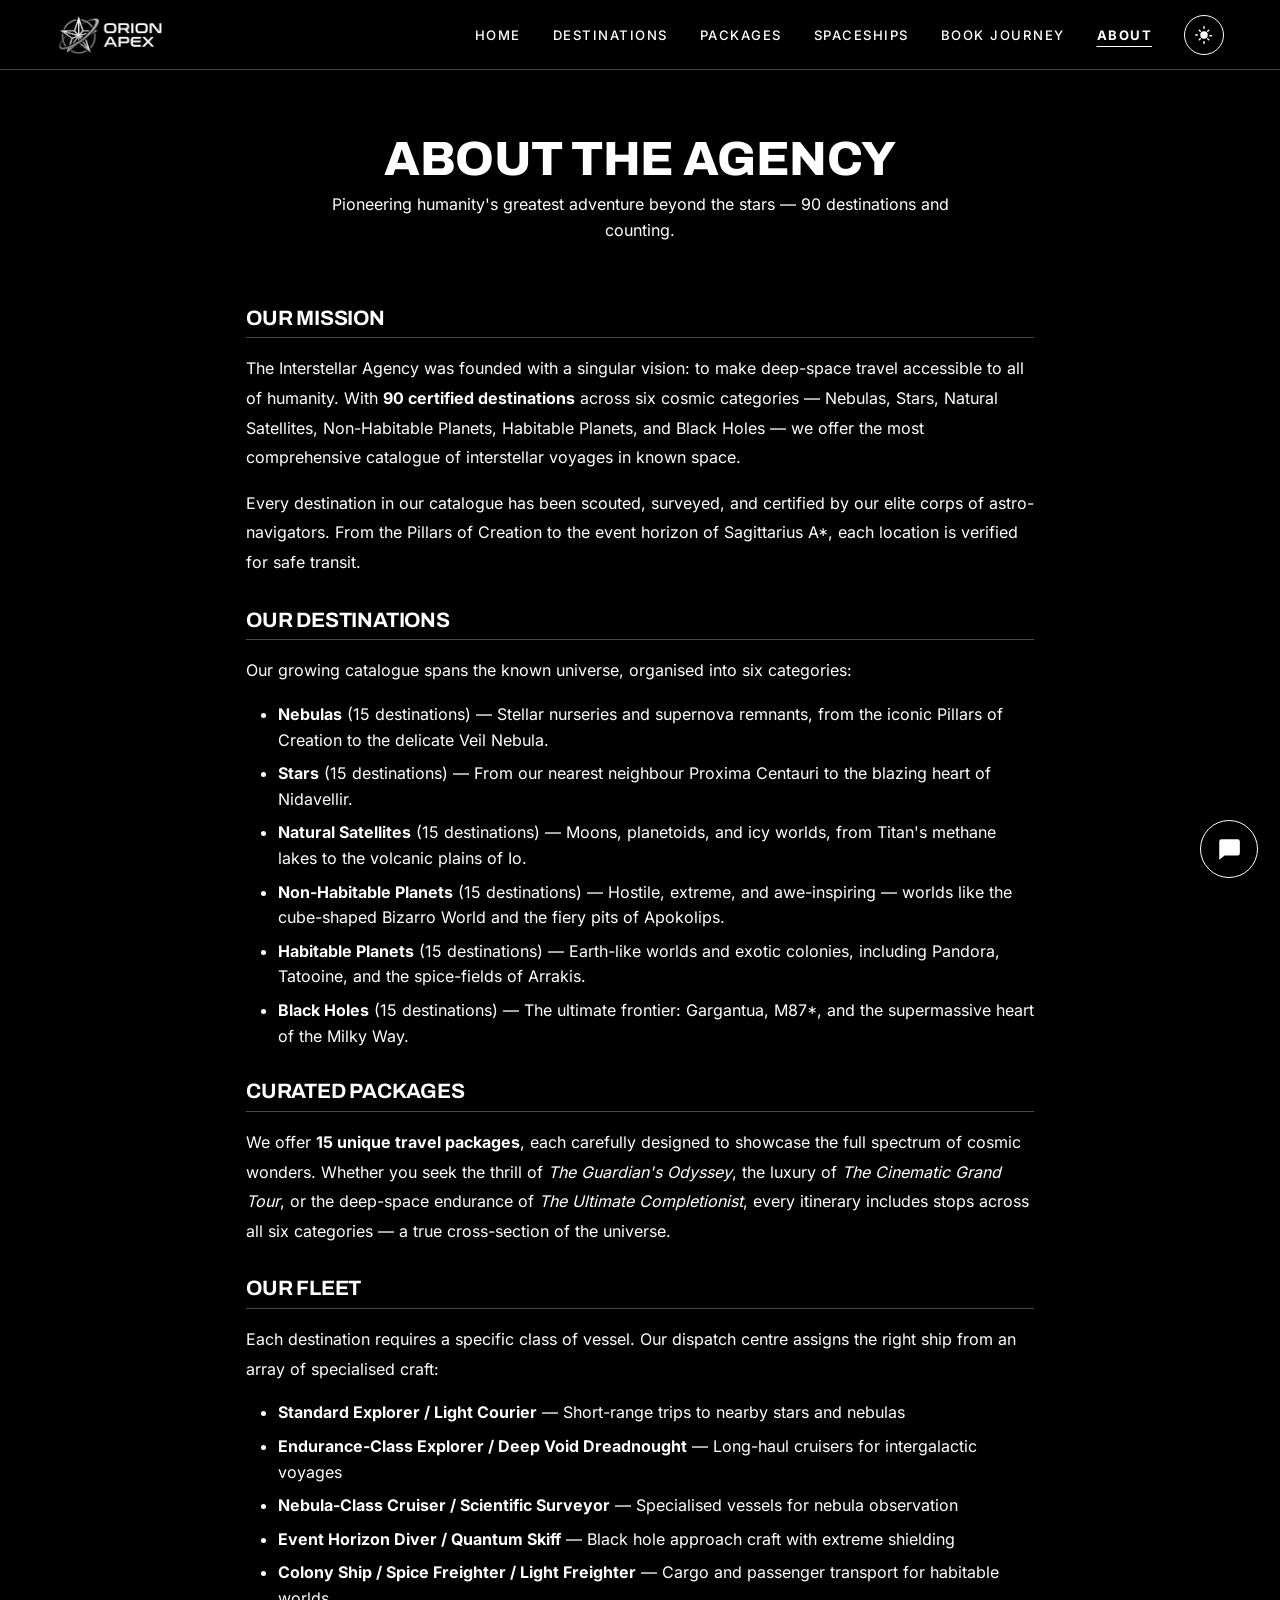
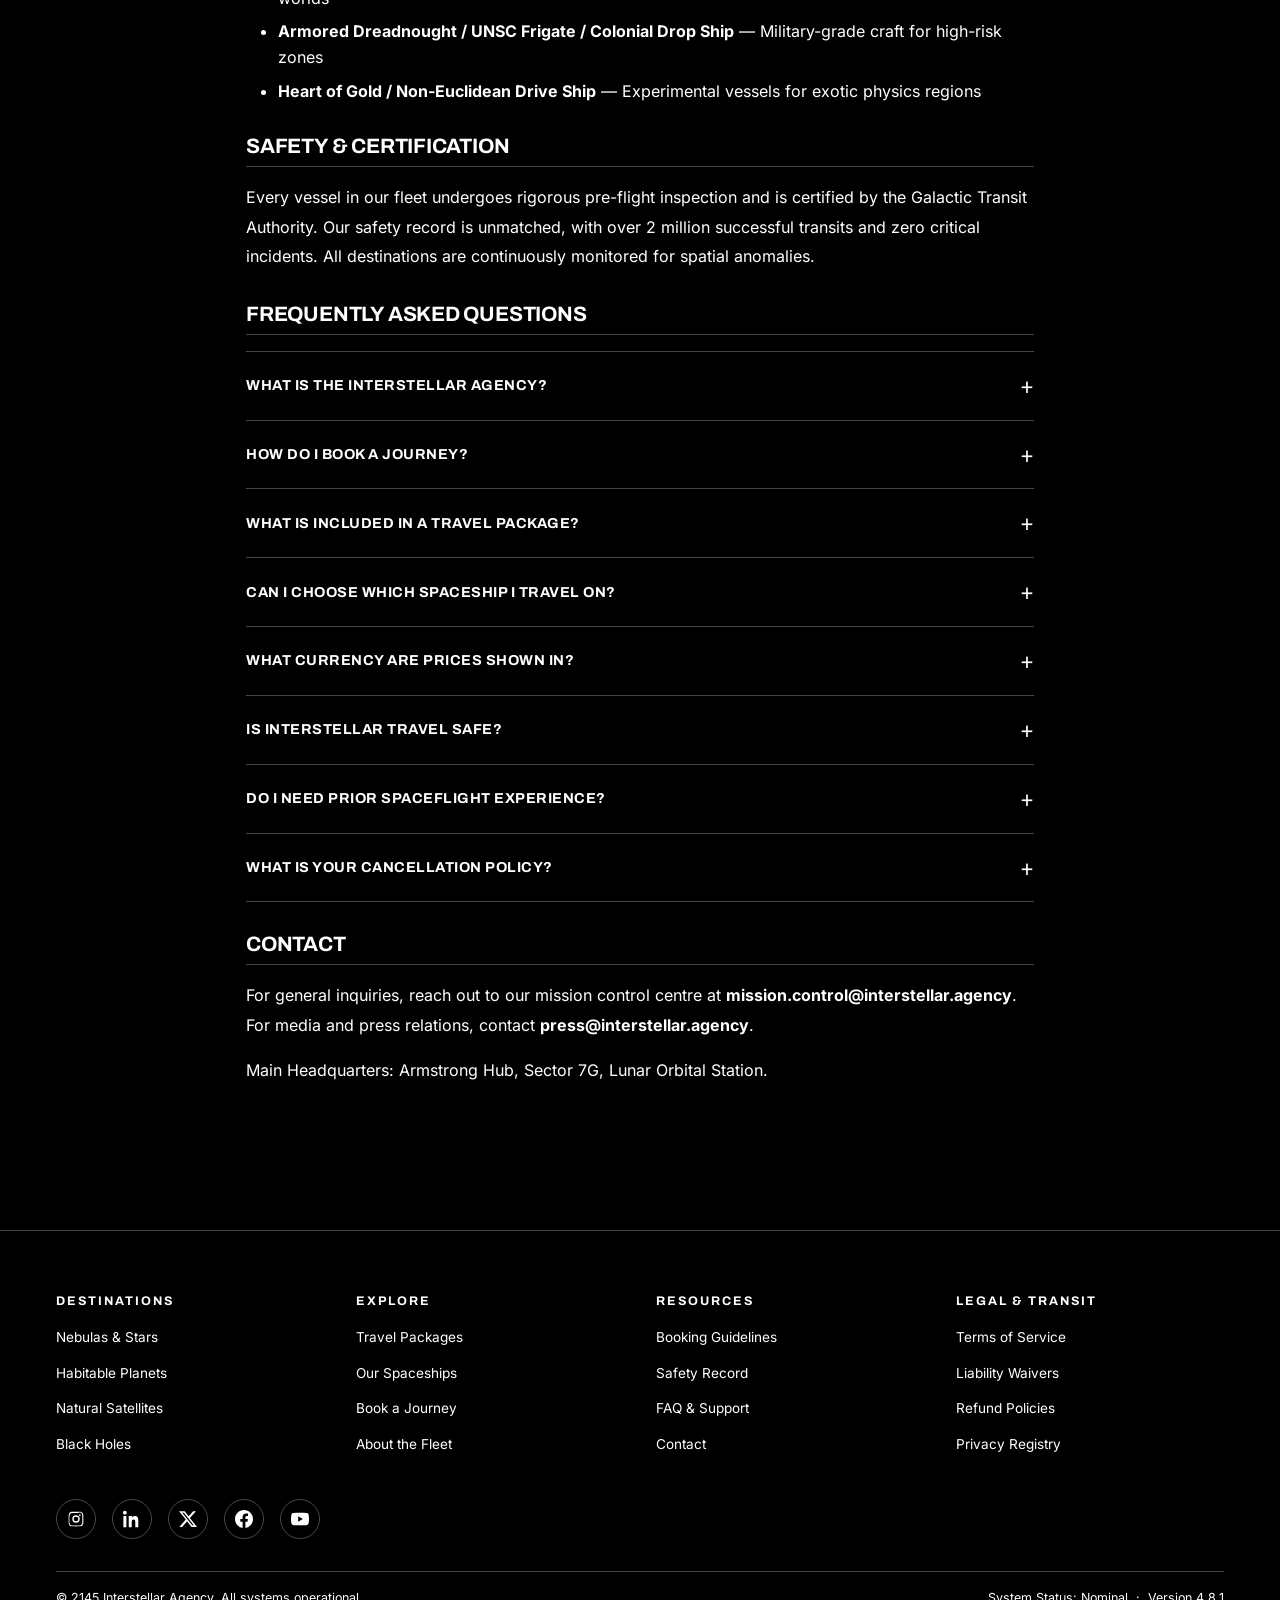
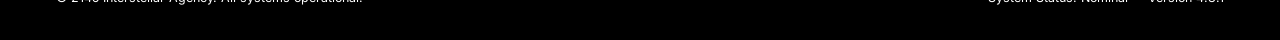
<file: about.html>
<!DOCTYPE html>
<html lang="en">
<head>
    <meta charset="UTF-8">
    <meta name="viewport" content="width=device-width, initial-scale=1.0">
    <title>About | Interstellar Agency</title>
    <meta name="description" content="Interstellar Agency — premium interstellar travel with 90 destinations, 15 curated packages and a fleet of 15 spaceships.">
    <meta name="keywords" content="space travel, interstellar travel, space tourism, exoplanets, black holes, nebulas, spaceships, space packages, Orion Apex, Interstellar Agency">
    <meta name="author" content="Interstellar Agency (Orion Apex)">
    <meta name="robots" content="index, follow">
    <meta name="theme-color" content="#000000">
    <meta property="og:type" content="website">
    <meta property="og:site_name" content="Interstellar Agency">
    <meta property="og:title" content="About | Interstellar Agency">
    <meta property="og:description" content="Interstellar Agency — premium interstellar travel with 90 destinations, 15 curated packages and a fleet of 15 spaceships.">
    <meta property="og:image" content="assets/images/journey01.jpg">
    <meta name="twitter:card" content="summary_large_image">
    <meta name="twitter:title" content="About | Interstellar Agency">
    <meta name="twitter:description" content="Interstellar Agency — premium interstellar travel with 90 destinations, 15 curated packages and a fleet of 15 spaceships.">

    <!-- Theme + reveal: apply saved theme before paint; reveal body after JS builds header (or after 2s safety). -->
    <script>(function(){try{if(localStorage.getItem('theme')==='light')document.documentElement.classList.add('light');}catch(e){}setTimeout(function(){document.documentElement.classList.add('app-ready');},2000);})();</script>
    <style>html:not(.app-ready) body{visibility:hidden}</style>
    <noscript><style>html body{visibility:visible!important}</style></noscript>

    <!-- Favicon -->
    <link rel="icon" type="image/png" href="assets/favicon.png">

    <!-- Stylesheet -->
    <link rel="stylesheet" href="css/global.css">
    <script type="application/ld+json">
    {"@context": "https://schema.org", "@type": "FAQPage", "mainEntity": [{"@type": "Question", "name": "What is the Interstellar Agency?", "acceptedAnswer": {"@type": "Answer", "text": "We are a premium interstellar travel agency offering guided journeys to 90 verified destinations across six cosmic categories, aboard a fleet of 15 specialised spaceships."}}, {"@type": "Question", "name": "How do I book a journey?", "acceptedAnswer": {"@type": "Answer", "text": "Browse our Destinations or Packages, then go to Book Journey and complete the inquiry form. A licensed interstellar travel advisor reviews every request."}}, {"@type": "Question", "name": "What is included in a travel package?", "acceptedAnswer": {"@type": "Answer", "text": "Each package is a curated multi-stop itinerary spanning all six cosmic categories, with your ship, crew and guided stops included. Open any package's Details page to see its exact stops."}}, {"@type": "Question", "name": "Can I choose which spaceship I travel on?", "acceptedAnswer": {"@type": "Answer", "text": "Yes. Explore our fleet of 15 ships and pick your preferred vessel on the booking form. Each destination also lists its recommended ship class."}}, {"@type": "Question", "name": "What currency are prices shown in?", "acceptedAnswer": {"@type": "Answer", "text": "All prices are shown in US dollars, from a few thousand dollars for short hops up to tens of millions for grand deep-space tours."}}, {"@type": "Question", "name": "Is interstellar travel safe?", "acceptedAnswer": {"@type": "Answer", "text": "Every vessel is certified by the Galactic Transit Authority and inspected before each flight. Our record stands at over two million successful transits with zero critical incidents."}}, {"@type": "Question", "name": "Do I need prior spaceflight experience?", "acceptedAnswer": {"@type": "Answer", "text": "No. Every journey is fully crewed and guided, and first-time travellers are welcome. Optional pre-flight briefings are provided before departure."}}, {"@type": "Question", "name": "What is your cancellation policy?", "acceptedAnswer": {"@type": "Answer", "text": "Full refunds are available up to 60 days before departure. See our Terms & Conditions for the complete policy."}}]}
    </script>
</head>
<body>

    <main id="main-content">
        <div class="page-header">
            <h1>About the Agency</h1>
            <p>Pioneering humanity's greatest adventure beyond the stars — 90 destinations and counting.</p>
        </div>

        <section class="content-page">
            <h2>Our Mission</h2>
            <p>
                The Interstellar Agency was founded with a singular vision: to make deep-space
                travel accessible to all of humanity. With <strong>90 certified destinations</strong>
                across six cosmic categories — Nebulas, Stars, Natural Satellites, Non-Habitable
                Planets, Habitable Planets, and Black Holes — we offer the most comprehensive
                catalogue of interstellar voyages in known space.
            </p>
            <p>
                Every destination in our catalogue has been scouted, surveyed, and certified by
                our elite corps of astro-navigators. From the Pillars of Creation to the event
                horizon of Sagittarius A*, each location is verified for safe transit.
            </p>

            <h2>Our Destinations</h2>
            <p>
                Our growing catalogue spans the known universe, organised into six categories:
            </p>
            <ul>
                <li><strong>Nebulas</strong> (15 destinations) — Stellar nurseries and supernova remnants, from the iconic Pillars of Creation to the delicate Veil Nebula.</li>
                <li><strong>Stars</strong> (15 destinations) — From our nearest neighbour Proxima Centauri to the blazing heart of Nidavellir.</li>
                <li><strong>Natural Satellites</strong> (15 destinations) — Moons, planetoids, and icy worlds, from Titan's methane lakes to the volcanic plains of Io.</li>
                <li><strong>Non-Habitable Planets</strong> (15 destinations) — Hostile, extreme, and awe-inspiring — worlds like the cube-shaped Bizarro World and the fiery pits of Apokolips.</li>
                <li><strong>Habitable Planets</strong> (15 destinations) — Earth-like worlds and exotic colonies, including Pandora, Tatooine, and the spice-fields of Arrakis.</li>
                <li><strong>Black Holes</strong> (15 destinations) — The ultimate frontier: Gargantua, M87*, and the supermassive heart of the Milky Way.</li>
            </ul>

            <h2>Curated Packages</h2>
            <p>
                We offer <strong>15 unique travel packages</strong>, each carefully designed to
                showcase the full spectrum of cosmic wonders. Whether you seek the thrill of
                <em>The Guardian's Odyssey</em>, the luxury of <em>The Cinematic Grand Tour</em>,
                or the deep-space endurance of <em>The Ultimate Completionist</em>, every itinerary
                includes stops across all six categories — a true cross-section of the universe.
            </p>

            <h2>Our Fleet</h2>
            <p>
                Each destination requires a specific class of vessel. Our dispatch centre
                assigns the right ship from an array of specialised craft:
            </p>
            <ul>
                <li><strong>Standard Explorer / Light Courier</strong> — Short-range trips to nearby stars and nebulas</li>
                <li><strong>Endurance-Class Explorer / Deep Void Dreadnought</strong> — Long-haul cruisers for intergalactic voyages</li>
                <li><strong>Nebula-Class Cruiser / Scientific Surveyor</strong> — Specialised vessels for nebula observation</li>
                <li><strong>Event Horizon Diver / Quantum Skiff</strong> — Black hole approach craft with extreme shielding</li>
                <li><strong>Colony Ship / Spice Freighter / Light Freighter</strong> — Cargo and passenger transport for habitable worlds</li>
                <li><strong>Armored Dreadnought / UNSC Frigate / Colonial Drop Ship</strong> — Military-grade craft for high-risk zones</li>
                <li><strong>Heart of Gold / Non-Euclidean Drive Ship</strong> — Experimental vessels for exotic physics regions</li>
            </ul>

            <h2>Safety &amp; Certification</h2>
            <p>
                Every vessel in our fleet undergoes rigorous pre-flight inspection and is
                certified by the Galactic Transit Authority. Our safety record is unmatched,
                with over 2 million successful transits and zero critical incidents. All
                destinations are continuously monitored for spatial anomalies.
            </p>

            <h2 id="faq">Frequently Asked Questions</h2>
            <div class="faq-list">
                <details class="faq"><summary>What is the Interstellar Agency?</summary><p>We are a premium interstellar travel agency offering guided journeys to 90 verified destinations across six cosmic categories, aboard a fleet of 15 specialised spaceships.</p></details>
                <details class="faq"><summary>How do I book a journey?</summary><p>Browse our Destinations or Packages, then go to <a href="booking.html">Book Journey</a> and complete the inquiry form. A licensed interstellar travel advisor reviews every request.</p></details>
                <details class="faq"><summary>What is included in a travel package?</summary><p>Each package is a curated multi-stop itinerary spanning all six cosmic categories, with your ship, crew and guided stops included. Open any package's <a href="packages.html">Details</a> page to see its exact stops.</p></details>
                <details class="faq"><summary>Can I choose which spaceship I travel on?</summary><p>Yes. Explore our <a href="spaceships.html">fleet of 15 ships</a> and pick your preferred vessel on the booking form. Each destination also lists its recommended ship class.</p></details>
                <details class="faq"><summary>What currency are prices shown in?</summary><p>All prices are shown in US dollars, from a few thousand dollars for short hops up to tens of millions for grand deep-space tours.</p></details>
                <details class="faq"><summary>Is interstellar travel safe?</summary><p>Every vessel is certified by the Galactic Transit Authority and inspected before each flight. Our record stands at over two million successful transits with zero critical incidents.</p></details>
                <details class="faq"><summary>Do I need prior spaceflight experience?</summary><p>No. Every journey is fully crewed and guided, and first-time travellers are welcome. Optional pre-flight briefings are provided before departure.</p></details>
                <details class="faq"><summary>What is your cancellation policy?</summary><p>Full refunds are available up to 60 days before departure. See our <a href="terms.html">Terms &amp; Conditions</a> for the complete policy.</p></details>
            </div>

            <h2>Contact</h2>
            <p>
                For general inquiries, reach out to our mission control centre at
                <strong>mission.control@interstellar.agency</strong>. For media and press
                relations, contact <strong>press@interstellar.agency</strong>.
            </p>
            <p>
                Main Headquarters: Armstrong Hub, Sector 7G, Lunar Orbital Station.
            </p>
        </section>
    </main>

    <script src="data/destinations.js"></script>
    <script src="js/app.js"></script>
</body>
</html>
</file>
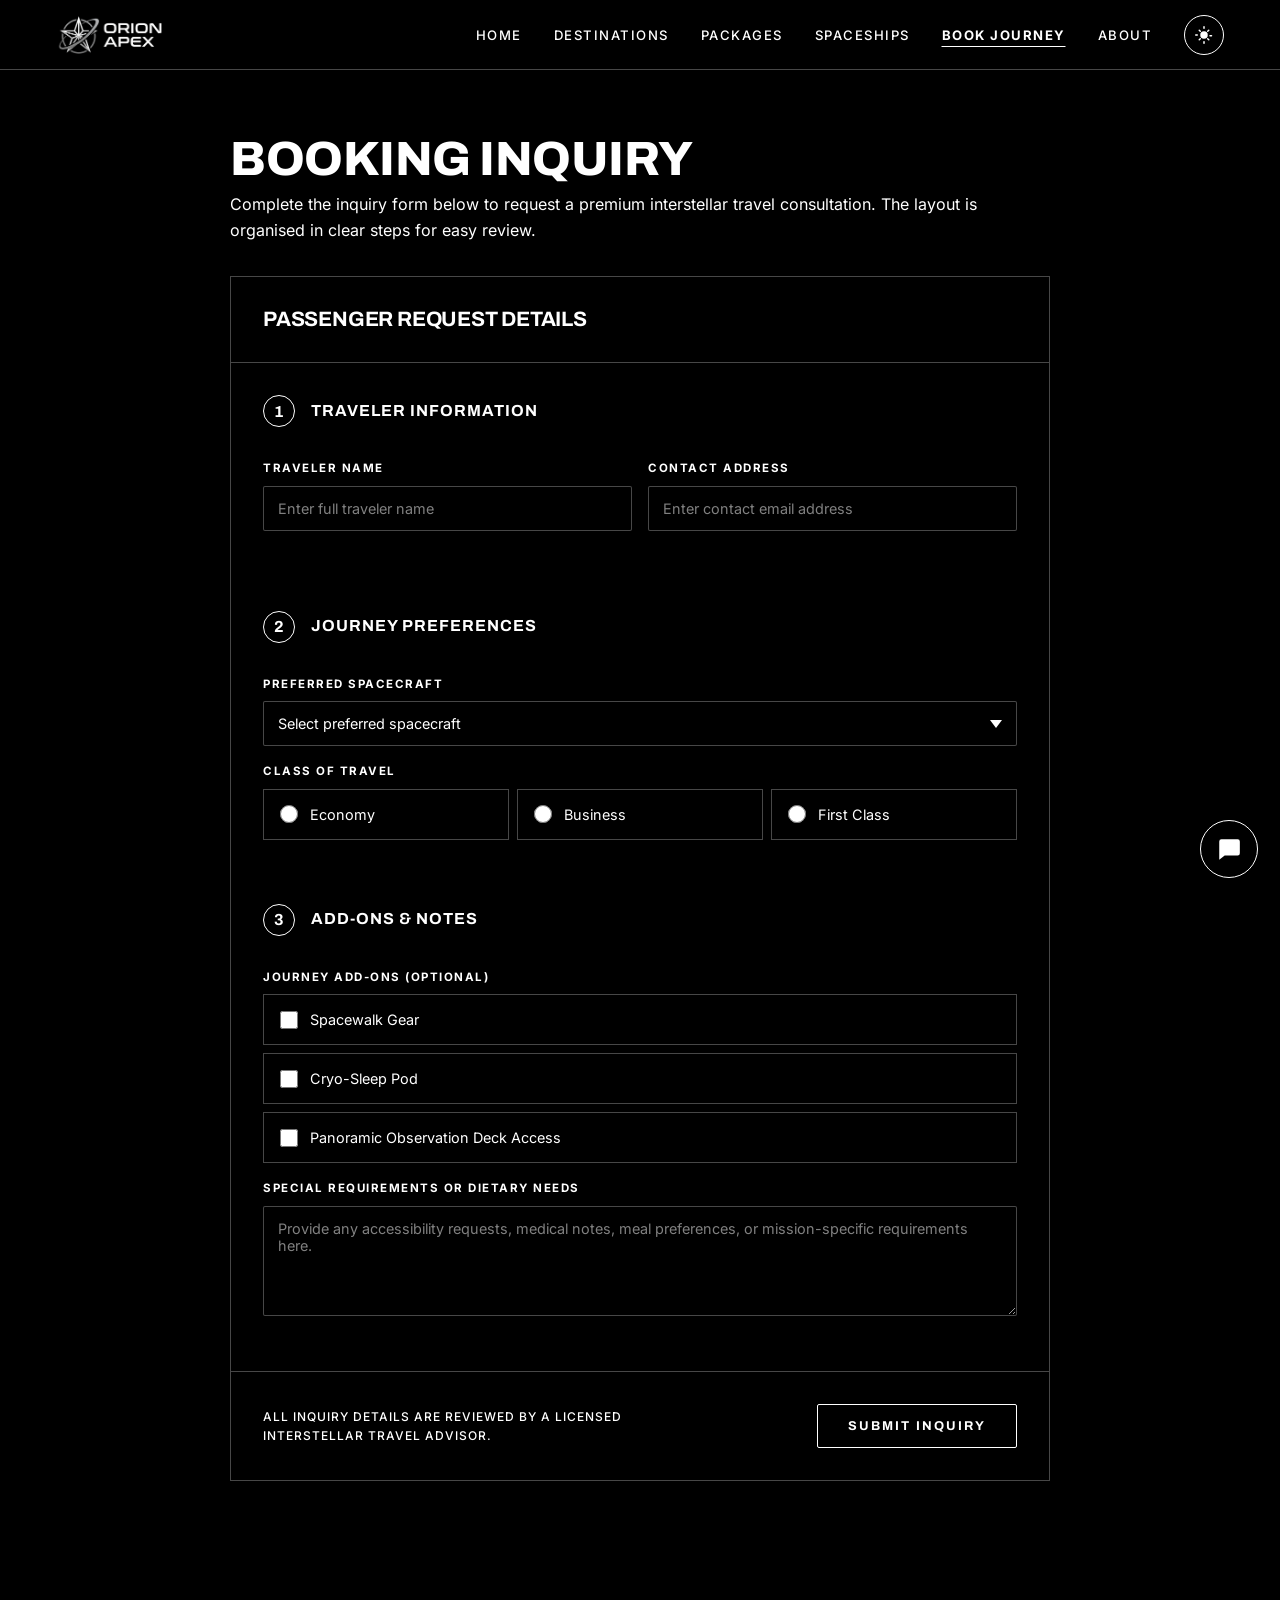
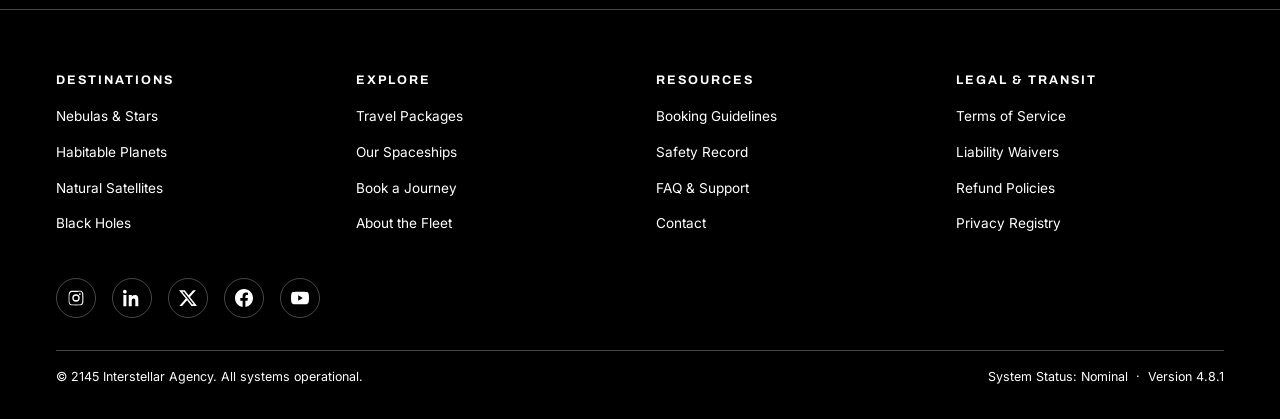
<file: booking.html>
<!DOCTYPE html>
<html lang="en">
<head>
    <meta charset="UTF-8">
    <meta name="viewport" content="width=device-width, initial-scale=1.0">
    <title>Book a Journey | Interstellar Agency</title>
    <meta name="keywords" content="space travel, interstellar travel, space tourism, exoplanets, black holes, nebulas, spaceships, space packages, Orion Apex, Interstellar Agency">
    <meta name="author" content="Interstellar Agency (Orion Apex)">
    <meta name="robots" content="index, follow">
    <meta name="theme-color" content="#000000">
    <meta property="og:type" content="website">
    <meta property="og:site_name" content="Interstellar Agency">
    <meta property="og:title" content="Book a Journey | Interstellar Agency">
    <meta property="og:description" content="Request a premium interstellar travel consultation with our booking inquiry form.">
    <meta property="og:image" content="assets/images/journey01.jpg">
    <meta name="twitter:card" content="summary_large_image">
    <meta name="twitter:title" content="Book a Journey | Interstellar Agency">
    <meta name="twitter:description" content="Request a premium interstellar travel consultation with our booking inquiry form.">
    <meta name="description" content="Request a premium interstellar travel consultation with our booking inquiry form.">

    <!-- Theme + reveal: apply saved theme before paint; reveal body after JS builds header (or after 2s safety). -->
    <script>(function(){try{if(localStorage.getItem('theme')==='light')document.documentElement.classList.add('light');}catch(e){}setTimeout(function(){document.documentElement.classList.add('app-ready');},2000);})();</script>
    <style>html:not(.app-ready) body{visibility:hidden}</style>
    <noscript><style>html body{visibility:visible!important}</style></noscript>

    <link rel="icon" type="image/png" href="assets/favicon.png">
    <link rel="stylesheet" href="css/global.css">
</head>
<body>

    <!-- Header injected by app.js -->

    <main id="main-content">
        <section class="booking-section">
            <div class="booking-wrap">

                <div class="booking-intro">
                    <h1>Booking Inquiry</h1>
                    <p>
                        Complete the inquiry form below to request a premium interstellar travel
                        consultation. The layout is organised in clear steps for easy review.
                    </p>
                </div>

                <div class="booking-card" id="booking-card">

                    <div class="booking-card-head">
                        <h2>Passenger Request Details</h2>
                    </div>

                    <!-- novalidate turns OFF the browser's built-in validation,
                         because ALL validation is done by our own validation.js. -->
                    <form id="booking-form" novalidate>
                        <div class="booking-body">

                            <!-- SECTION 1: TRAVELER INFORMATION -->
                            <div class="form-section">
                                <div class="form-section-title">
                                    <span class="step-num">1</span>
                                    <h3>Traveler Information</h3>
                                </div>
                                <div class="form-row">
                                    <div class="form-group" id="field-name">
                                        <label for="traveler-name">Traveler Name</label>
                                        <input type="text" id="traveler-name" name="traveler-name" placeholder="Enter full traveler name">
                                        <span class="error-message" id="error-name">Please enter your full name.</span>
                                    </div>
                                    <div class="form-group" id="field-email">
                                        <label for="contact-email">Contact Address</label>
                                        <input type="email" id="contact-email" name="contact-email" placeholder="Enter contact email address">
                                        <span class="error-message" id="error-email">Please enter a valid email address.</span>
                                    </div>
                                </div>
                            </div>

                            <!-- SECTION 2: JOURNEY PREFERENCES -->
                            <div class="form-section">
                                <div class="form-section-title">
                                    <span class="step-num">2</span>
                                    <h3>Journey Preferences</h3>
                                </div>
                                <div class="form-group" id="field-spacecraft">
                                    <label for="spacecraft">Preferred Spacecraft</label>
                                    <select id="spacecraft" name="spacecraft">
                                        <option value="">Select preferred spacecraft</option>
                                        <option value="Standard Explorer">Standard Explorer — General purpose, short-range</option>
                                        <option value="Light Courier">Light Courier — Fast, light cargo and passengers</option>
                                        <option value="Endurance-Class Explorer">Endurance-Class Explorer — Long-haul intergalactic cruiser</option>
                                        <option value="Nebula-Class Cruiser">Nebula-Class Cruiser — Nebula observation and research</option>
                                        <option value="Scientific Surveyor">Scientific Surveyor — Deep-space data collection</option>
                                        <option value="Deep Void Dreadnought">Deep Void Dreadnought — Extreme range explorer</option>
                                        <option value="Event Horizon Diver">Event Horizon Diver — Black hole approach specialist</option>
                                        <option value="Quantum Skiff">Quantum Skiff — Temporal distortion capable</option>
                                        <option value="Colony Ship">Colony Ship — Mass passenger transport</option>
                                        <option value="Solar Sailer">Solar Sailer — Radiation-propelled luxury craft</option>
                                    </select>
                                    <span class="error-message" id="error-spacecraft">Please select a spacecraft.</span>
                                </div>
                                <div class="form-group" id="field-class">
                                    <label>Class of Travel</label>
                                    <div class="radio-group">
                                        <label class="radio-label"><input type="radio" name="travel-class" value="economy"> Economy</label>
                                        <label class="radio-label"><input type="radio" name="travel-class" value="business"> Business</label>
                                        <label class="radio-label"><input type="radio" name="travel-class" value="first-class"> First Class</label>
                                    </div>
                                    <span class="error-message" id="error-class">Please select a travel class.</span>
                                </div>
                            </div>

                            <!-- SECTION 3: ADD-ONS & NOTES -->
                            <div class="form-section">
                                <div class="form-section-title">
                                    <span class="step-num">3</span>
                                    <h3>Add-ons &amp; Notes</h3>
                                </div>
                                <div class="form-group" id="field-addons">
                                    <label>Journey Add-ons (optional)</label>
                                    <div class="checkbox-group">
                                        <label class="checkbox-label"><input type="checkbox" name="addons" value="spacewalk-gear"> Spacewalk Gear</label>
                                        <label class="checkbox-label"><input type="checkbox" name="addons" value="cryo-sleep"> Cryo-Sleep Pod</label>
                                        <label class="checkbox-label"><input type="checkbox" name="addons" value="observation-deck"> Panoramic Observation Deck Access</label>
                                    </div>
                                </div>
                                <div class="form-group" id="field-medical">
                                    <label for="special-requirements">Special Requirements or Dietary Needs</label>
                                    <textarea id="special-requirements" name="special-requirements"
                                              placeholder="Provide any accessibility requests, medical notes, meal preferences, or mission-specific requirements here."></textarea>
                                </div>
                            </div>

                        </div>

                        <div class="booking-card-foot">
                            <p class="advisor-note">All inquiry details are reviewed by a licensed interstellar travel advisor.</p>
                            <button type="submit" class="submit-btn">Submit Inquiry</button>
                        </div>
                    </form>
                </div>
            </div>
        </section>
    </main>

    <!-- Footer injected by app.js -->

    <script src="data/destinations.js"></script>
    <script src="js/app.js"></script>
    <script src="js/validation.js"></script>
</body>
</html>
</file>
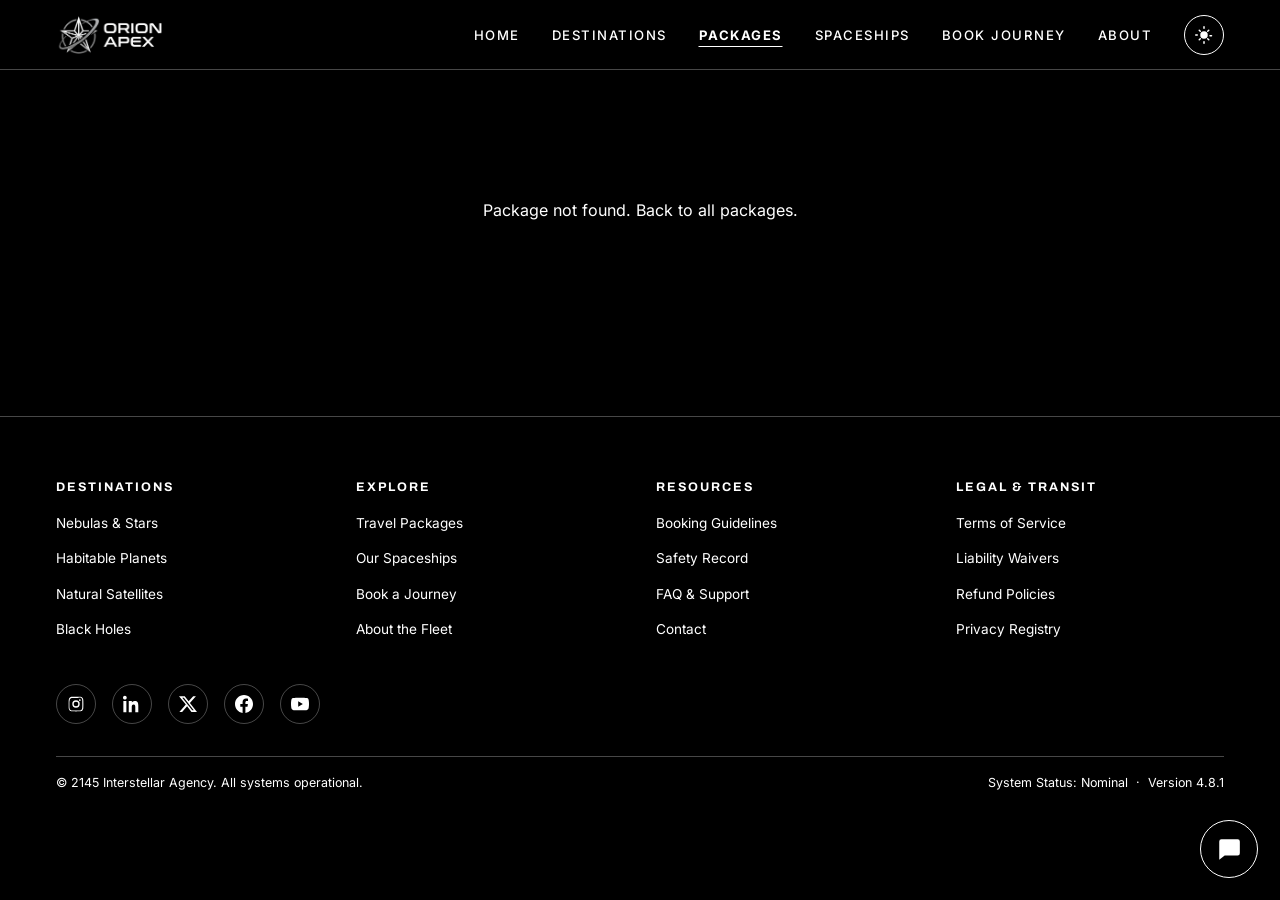
<file: package.html>
<!DOCTYPE html>
<html lang="en">
<head>
    <meta charset="UTF-8">
    <meta name="viewport" content="width=device-width, initial-scale=1.0">
    <title>Package Details | Interstellar Agency</title>
    <meta name="keywords" content="space travel, interstellar travel, space tourism, exoplanets, black holes, nebulas, spaceships, space packages, Orion Apex, Interstellar Agency">
    <meta name="author" content="Interstellar Agency (Orion Apex)">
    <meta name="robots" content="index, follow">
    <meta name="theme-color" content="#000000">
    <meta property="og:type" content="website">
    <meta property="og:site_name" content="Interstellar Agency">
    <meta property="og:title" content="Package Details | Interstellar Agency">
    <meta property="og:description" content="Interstellar travel package details, itinerary, star rating and FAQs.">
    <meta property="og:image" content="assets/images/journey01.jpg">
    <meta name="twitter:card" content="summary_large_image">
    <meta name="twitter:title" content="Package Details | Interstellar Agency">
    <meta name="twitter:description" content="Interstellar travel package details, itinerary, star rating and FAQs.">
    <meta name="description" content="Interstellar travel package details, itinerary, star rating and FAQs.">
    <!-- Theme + reveal: apply saved theme before paint; reveal body after JS builds header (or after 2s safety). -->
    <script>(function(){try{if(localStorage.getItem('theme')==='light')document.documentElement.classList.add('light');}catch(e){}setTimeout(function(){document.documentElement.classList.add('app-ready');},2000);})();</script>
    <style>html:not(.app-ready) body{visibility:hidden}</style>
    <noscript><style>html body{visibility:visible!important}</style></noscript>
    <link rel="icon" type="image/png" href="assets/favicon.png">
    <link rel="stylesheet" href="css/global.css">
</head>
<body>
    <!-- Header injected by app.js -->
    <main id="main-content">
        <section class="section-block">
            <div class="container">
                <!-- Package detail rendered by app.js from ?id=PKG-XX -->
                <div id="package-detail"></div>
            </div>
        </section>
    </main>
    <!-- Footer injected by app.js -->
    <script src="data/destinations.js"></script>
    <script src="js/app.js"></script>
</body>
</html>
</file>
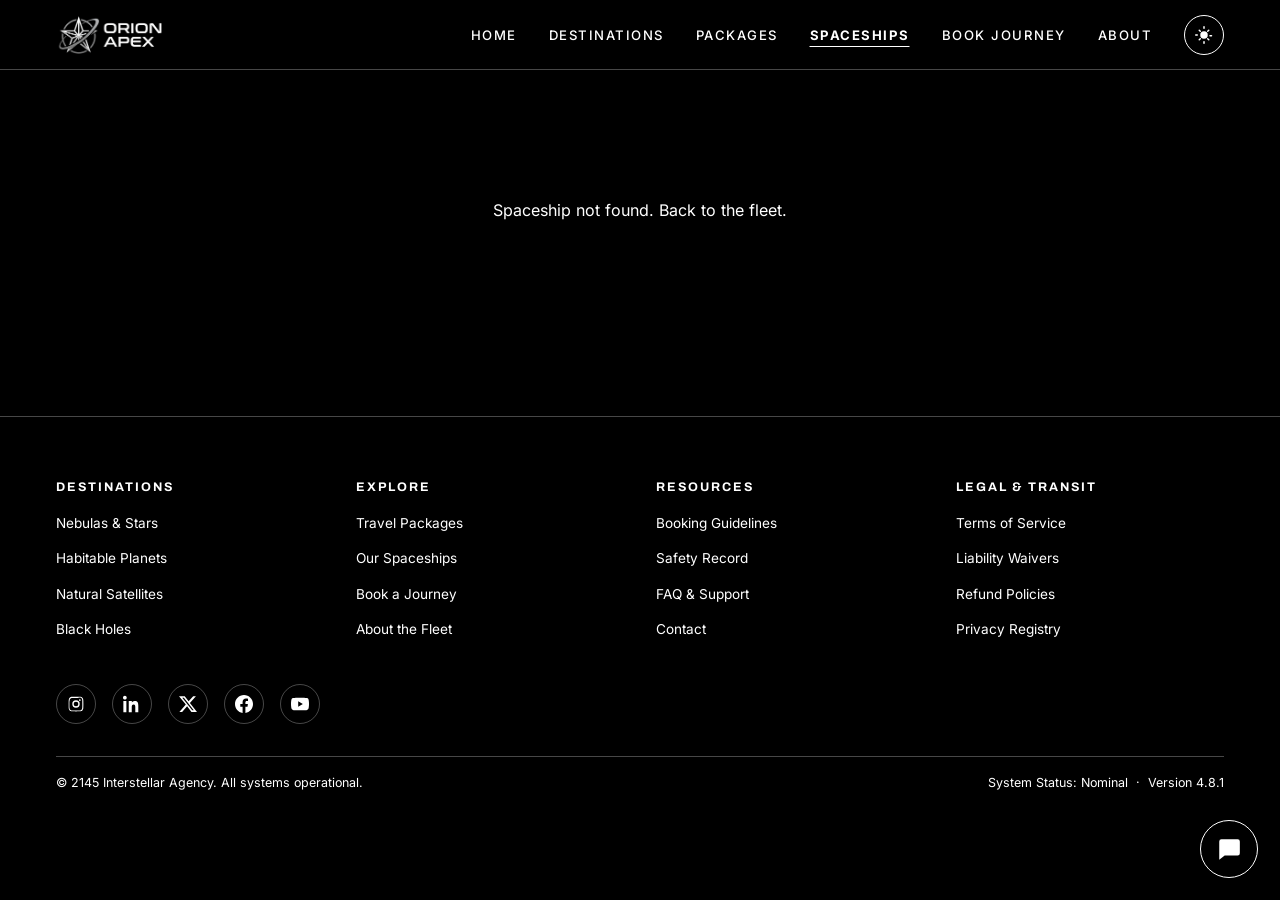
<file: spaceship.html>
<!DOCTYPE html>
<html lang="en">
<head>
    <meta charset="UTF-8">
    <meta name="viewport" content="width=device-width, initial-scale=1.0">
    <title>Spaceship Details | Interstellar Agency</title>
    <meta name="keywords" content="space travel, interstellar travel, space tourism, exoplanets, black holes, nebulas, spaceships, space packages, Orion Apex, Interstellar Agency">
    <meta name="author" content="Interstellar Agency (Orion Apex)">
    <meta name="robots" content="index, follow">
    <meta name="theme-color" content="#000000">
    <meta property="og:type" content="website">
    <meta property="og:site_name" content="Interstellar Agency">
    <meta property="og:title" content="Spaceship Details | Interstellar Agency">
    <meta property="og:description" content="Detailed specifications for an Interstellar Agency spaceship.">
    <meta property="og:image" content="assets/images/journey01.jpg">
    <meta name="twitter:card" content="summary_large_image">
    <meta name="twitter:title" content="Spaceship Details | Interstellar Agency">
    <meta name="twitter:description" content="Detailed specifications for an Interstellar Agency spaceship.">
    <meta name="description" content="Detailed specifications for an Interstellar Agency spaceship.">
    <!-- Theme + reveal: apply saved theme before paint; reveal body after JS builds header (or after 2s safety). -->
    <script>(function(){try{if(localStorage.getItem('theme')==='light')document.documentElement.classList.add('light');}catch(e){}setTimeout(function(){document.documentElement.classList.add('app-ready');},2000);})();</script>
    <style>html:not(.app-ready) body{visibility:hidden}</style>
    <noscript><style>html body{visibility:visible!important}</style></noscript>
    <link rel="icon" type="image/png" href="assets/favicon.png">
    <link rel="stylesheet" href="css/global.css">
</head>
<body>
    <!-- Header injected by app.js -->
    <main id="main-content">
        <section class="section-block">
            <div class="container">
                <!-- Spaceship detail rendered by app.js from ?id=SHIP-XX -->
                <div id="spaceship-detail"></div>
            </div>
        </section>
    </main>
    <!-- Footer injected by app.js -->
    <script src="data/destinations.js"></script>
    <script src="js/app.js"></script>
</body>
</html>
</file>
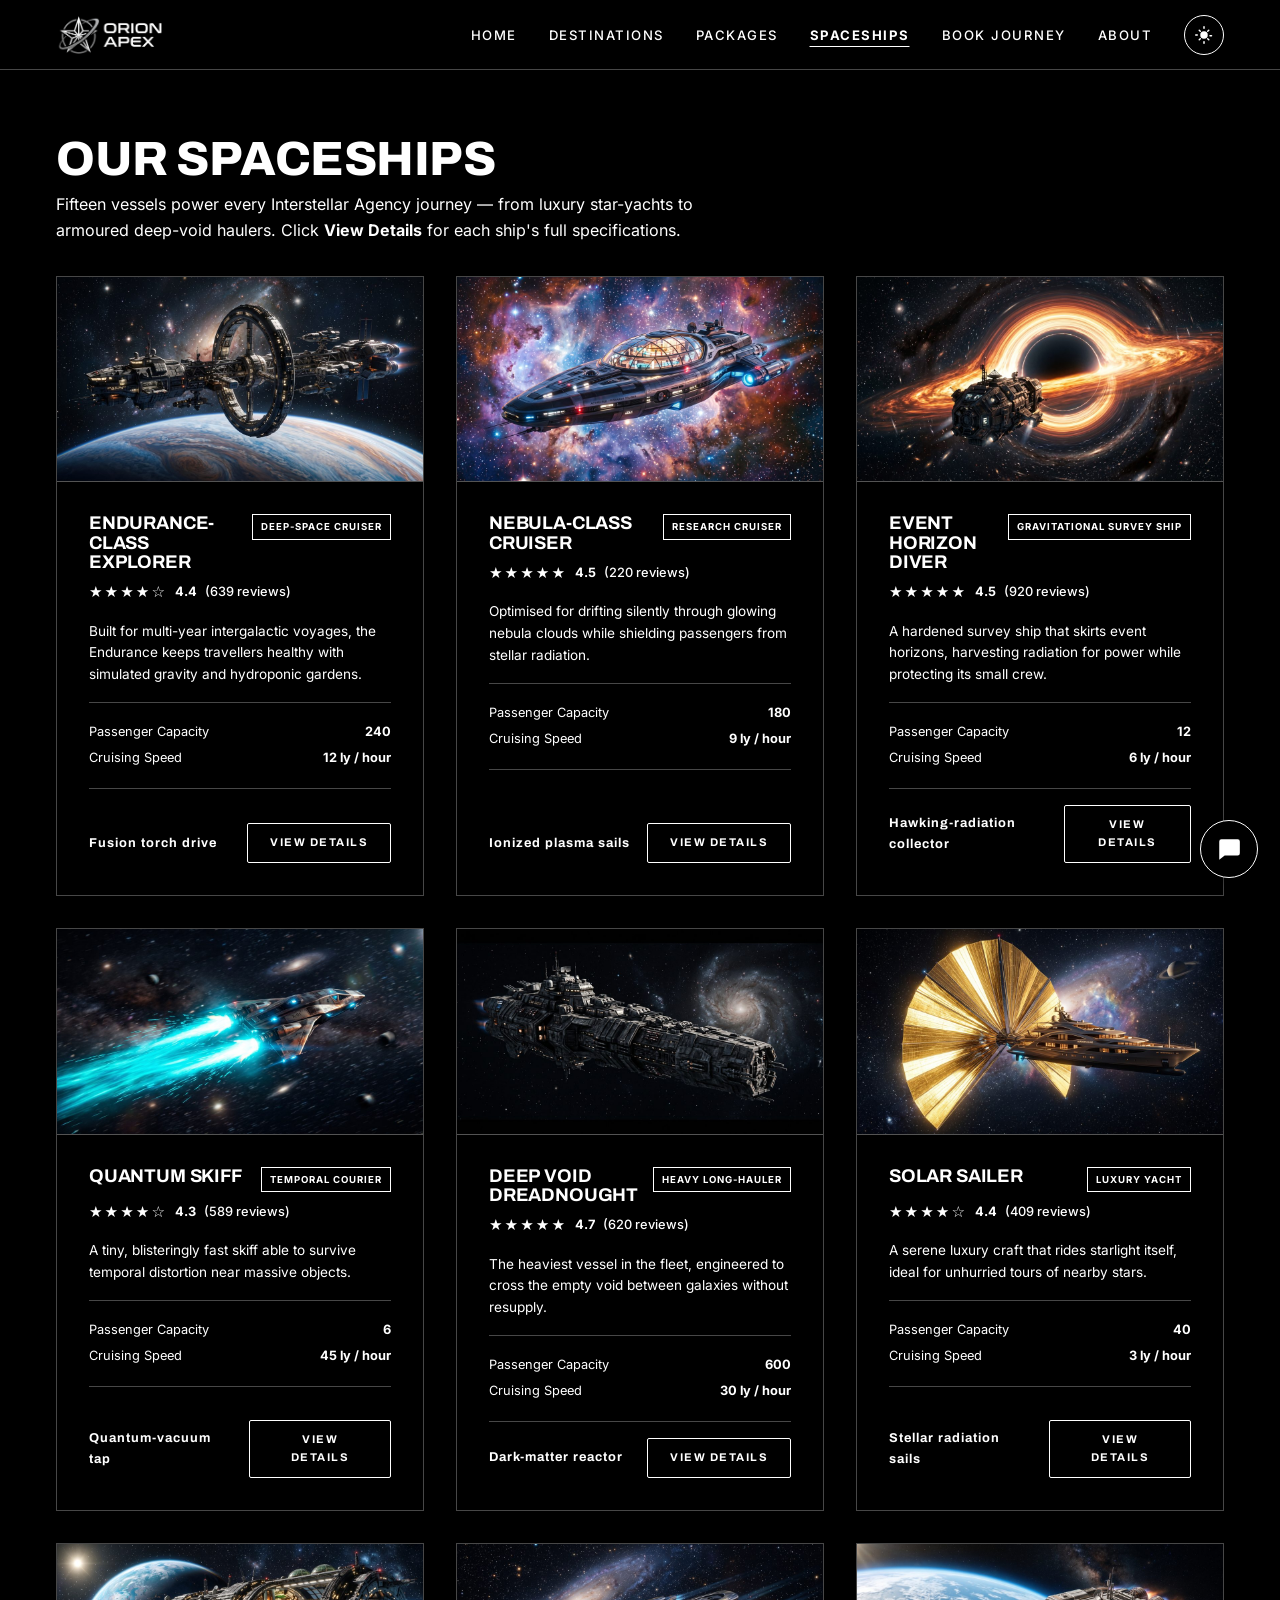
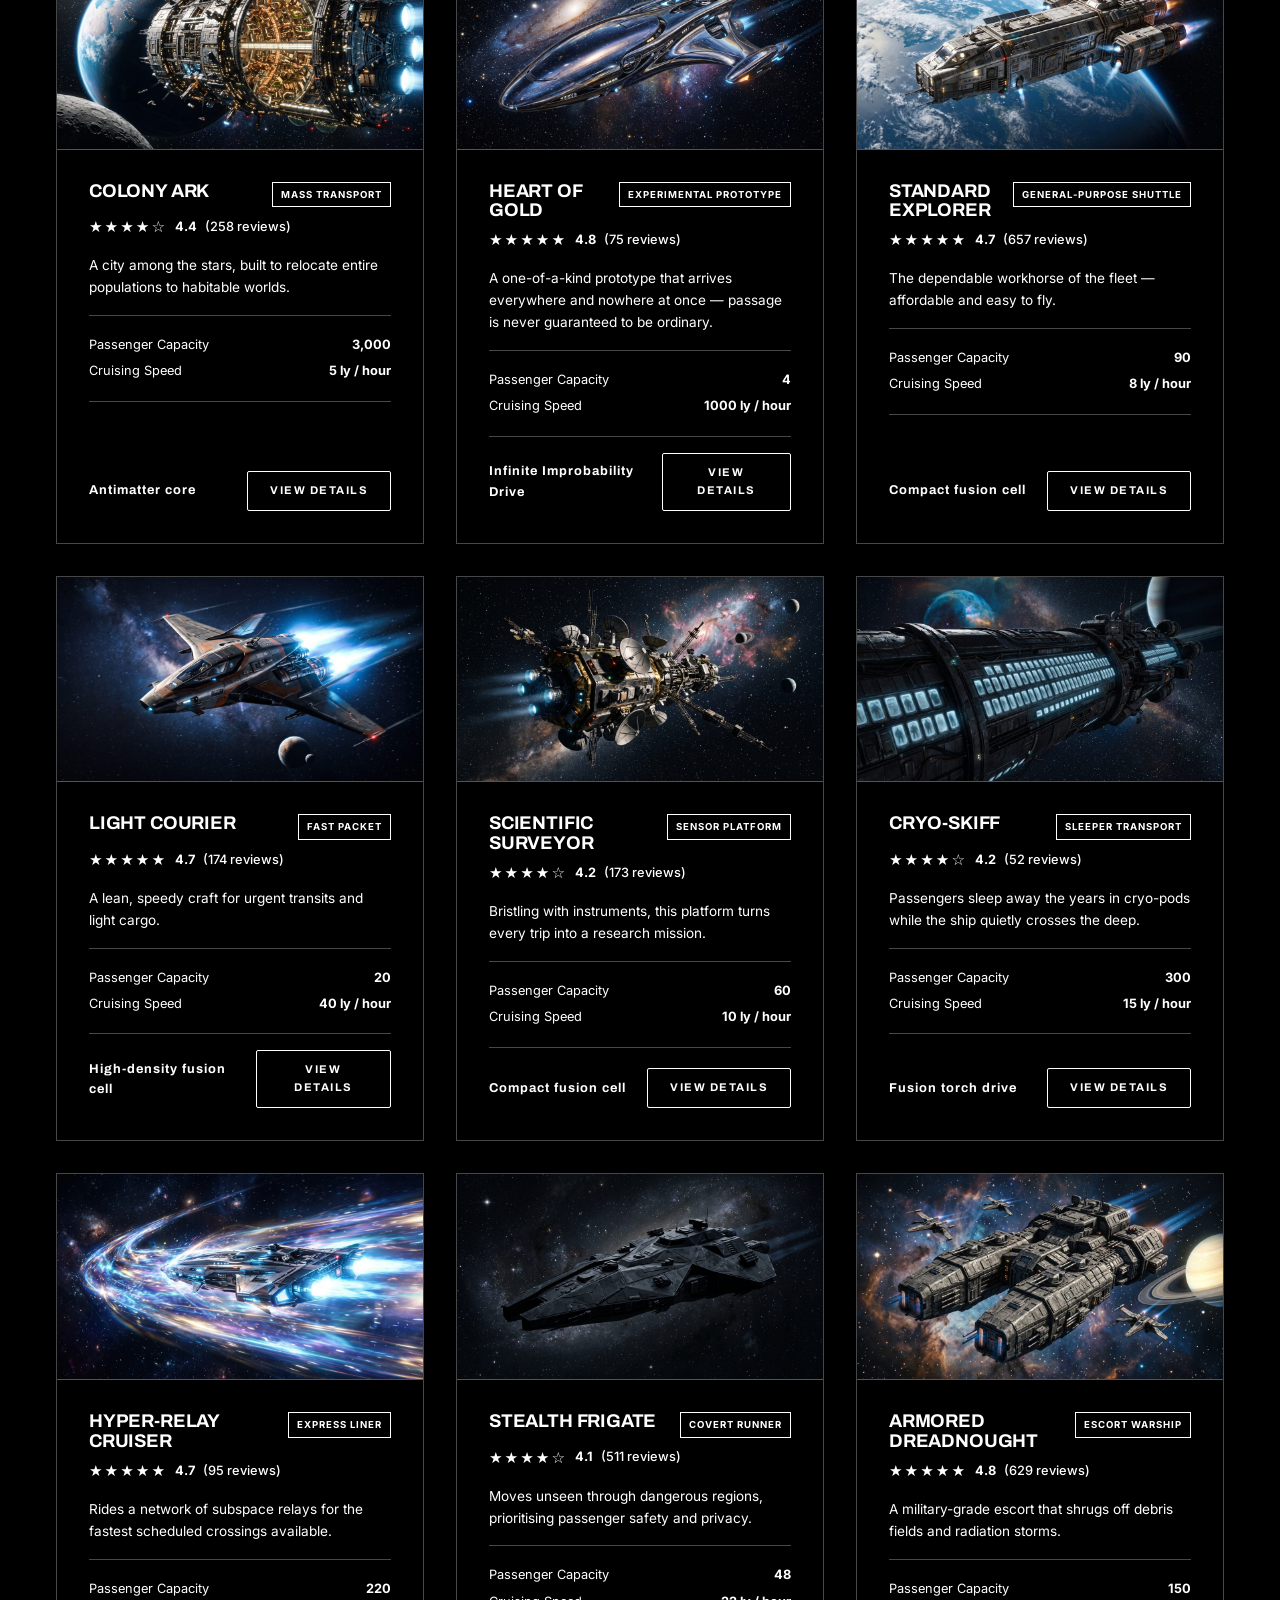
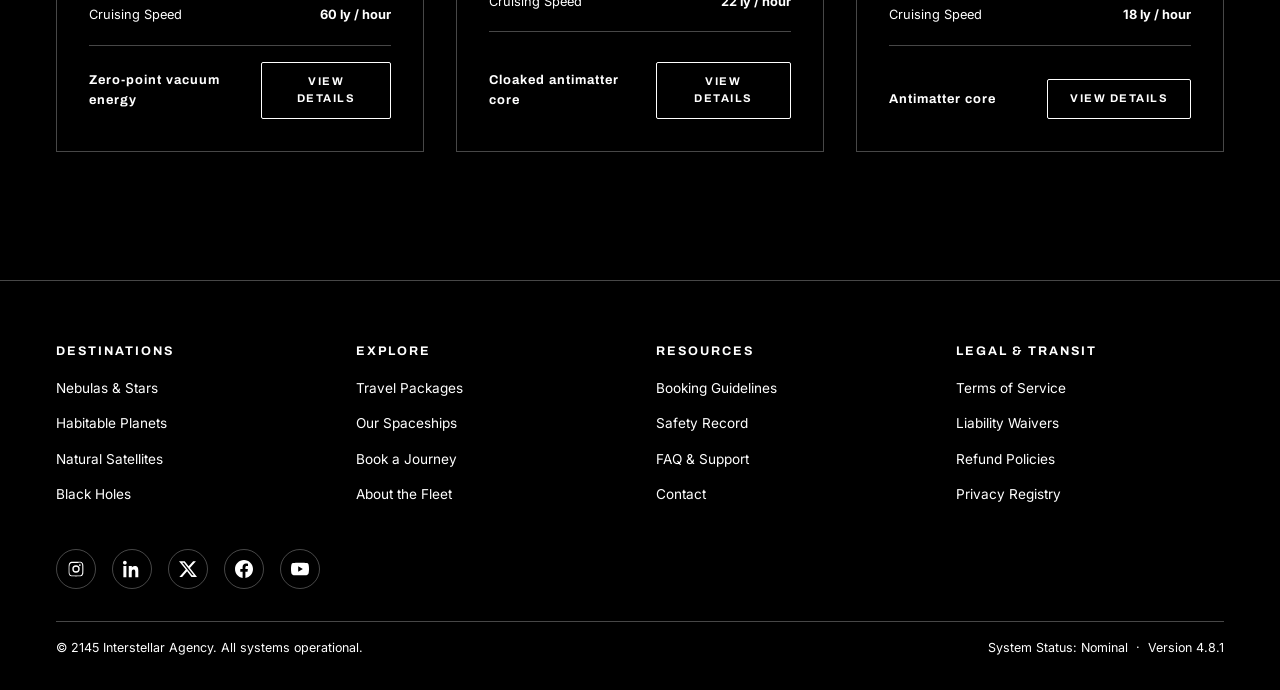
<file: spaceships.html>
<!DOCTYPE html>
<html lang="en">
<head>
    <meta charset="UTF-8">
    <meta name="viewport" content="width=device-width, initial-scale=1.0">
    <title>Spaceships | Interstellar Agency</title>
    <meta name="keywords" content="space travel, interstellar travel, space tourism, exoplanets, black holes, nebulas, spaceships, space packages, Orion Apex, Interstellar Agency">
    <meta name="author" content="Interstellar Agency (Orion Apex)">
    <meta name="robots" content="index, follow">
    <meta name="theme-color" content="#000000">
    <meta property="og:type" content="website">
    <meta property="og:site_name" content="Interstellar Agency">
    <meta property="og:title" content="Spaceships | Interstellar Agency">
    <meta property="og:description" content="Our fleet of 15 interstellar spaceships — specifications, capacity, range and fuel.">
    <meta property="og:image" content="assets/images/journey01.jpg">
    <meta name="twitter:card" content="summary_large_image">
    <meta name="twitter:title" content="Spaceships | Interstellar Agency">
    <meta name="twitter:description" content="Our fleet of 15 interstellar spaceships — specifications, capacity, range and fuel.">
    <meta name="description" content="Our fleet of 15 interstellar spaceships — specifications, capacity, range and fuel.">
    <!-- Theme + reveal: apply saved theme before paint; reveal body after JS builds header (or after 2s safety). -->
    <script>(function(){try{if(localStorage.getItem('theme')==='light')document.documentElement.classList.add('light');}catch(e){}setTimeout(function(){document.documentElement.classList.add('app-ready');},2000);})();</script>
    <style>html:not(.app-ready) body{visibility:hidden}</style>
    <noscript><style>html body{visibility:visible!important}</style></noscript>
    <link rel="icon" type="image/png" href="assets/favicon.png">
    <link rel="stylesheet" href="css/global.css">
</head>
<body>
    <!-- Header injected by app.js -->
    <main id="main-content">
        <section class="section-block">
            <div class="container">
                <div class="explorer-head">
                    <div class="explorer-intro">
                        <h1>Our Spaceships</h1>
                        <p>Fifteen vessels power every Interstellar Agency journey — from luxury
                           star-yachts to armoured deep-void haulers. Click <strong>View Details</strong>
                           for each ship's full specifications.</p>
                    </div>
                </div>
                <!-- Spaceship cards injected by app.js -->
                <div id="spaceships-grid" class="destination-grid"></div>
            </div>
        </section>
    </main>
    <!-- Footer injected by app.js -->
    <script src="data/destinations.js"></script>
    <script src="js/app.js"></script>
</body>
</html>
</file>
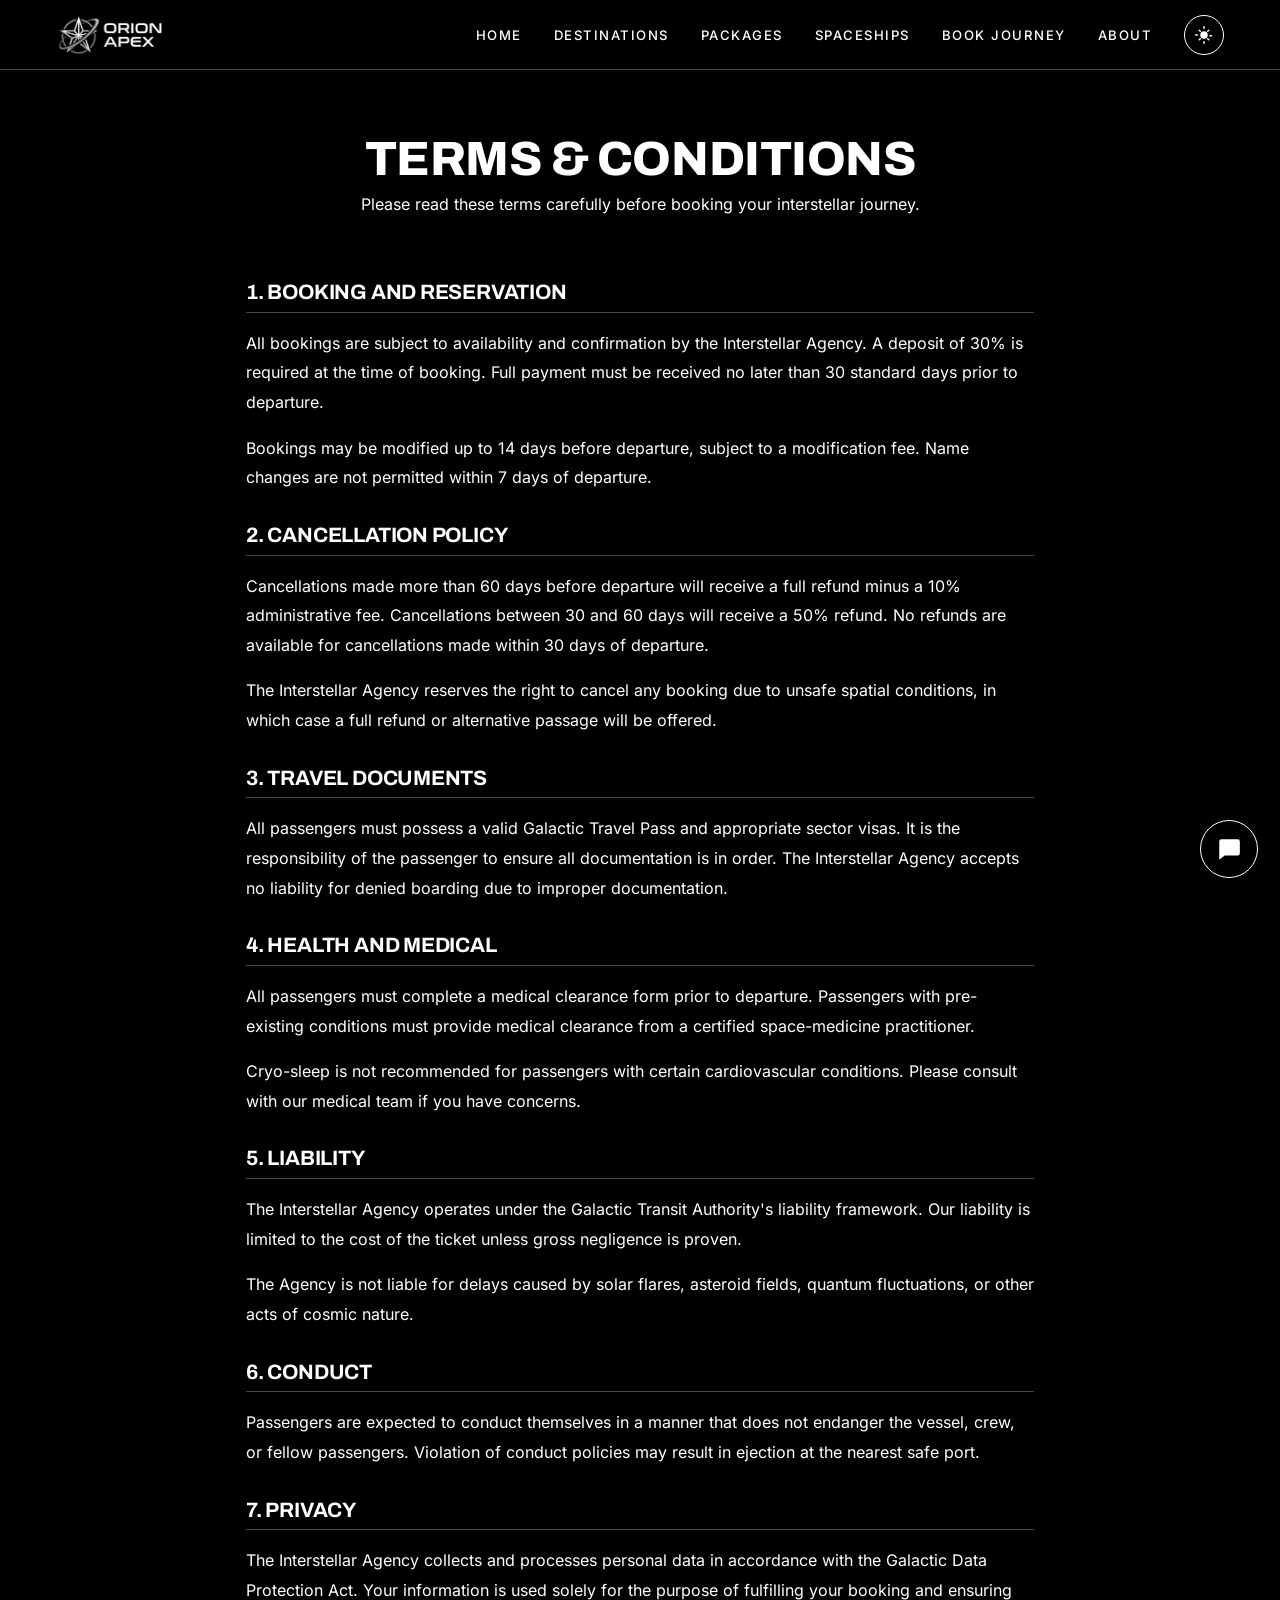
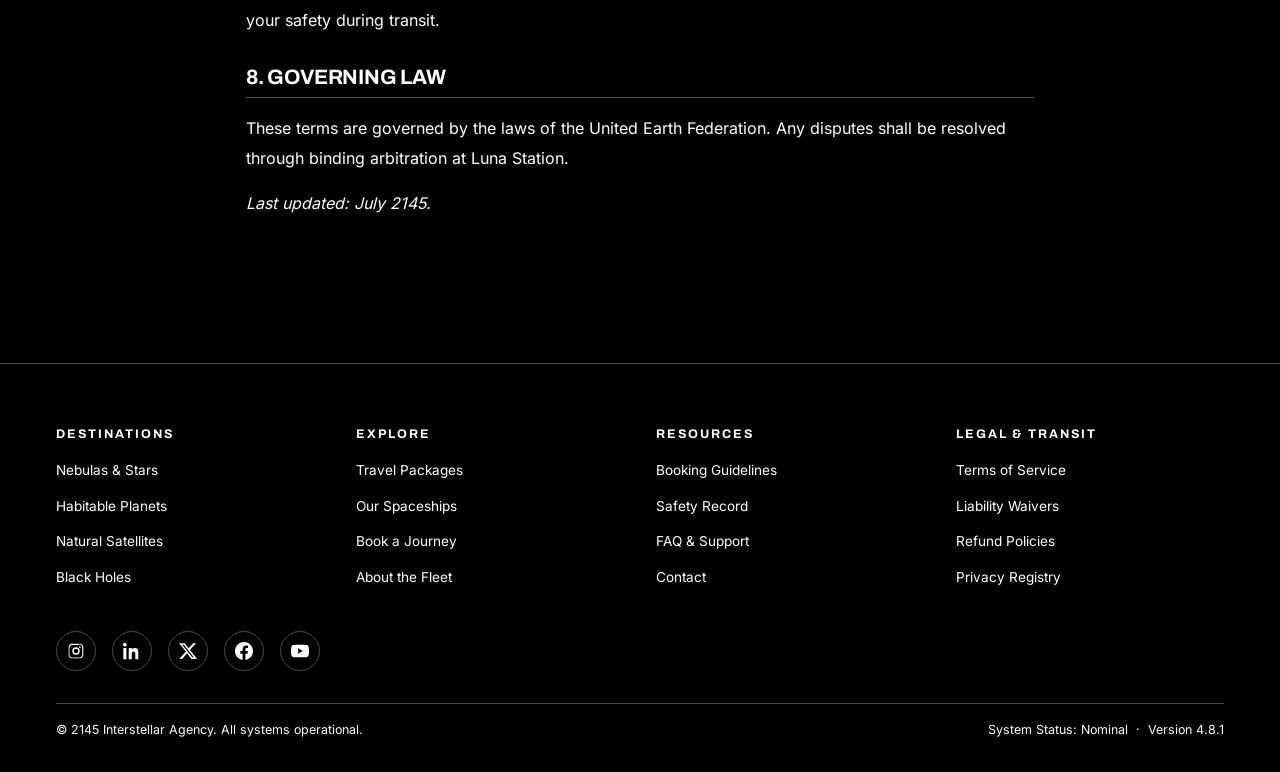
<file: terms.html>
<!DOCTYPE html>
<html lang="en">
<head>
    <meta charset="UTF-8">
    <meta name="viewport" content="width=device-width, initial-scale=1.0">
    <title>Terms &amp; Conditions | Interstellar Agency</title>
    <meta name="description" content="Interstellar Agency — premium interstellar travel with 90 destinations, 15 curated packages and a fleet of 15 spaceships.">
    <meta name="keywords" content="space travel, interstellar travel, space tourism, exoplanets, black holes, nebulas, spaceships, space packages, Orion Apex, Interstellar Agency">
    <meta name="author" content="Interstellar Agency (Orion Apex)">
    <meta name="robots" content="index, follow">
    <meta name="theme-color" content="#000000">
    <meta property="og:type" content="website">
    <meta property="og:site_name" content="Interstellar Agency">
    <meta property="og:title" content="Terms &amp; Conditions | Interstellar Agency">
    <meta property="og:description" content="Interstellar Agency — premium interstellar travel with 90 destinations, 15 curated packages and a fleet of 15 spaceships.">
    <meta property="og:image" content="assets/images/journey01.jpg">
    <meta name="twitter:card" content="summary_large_image">
    <meta name="twitter:title" content="Terms &amp; Conditions | Interstellar Agency">
    <meta name="twitter:description" content="Interstellar Agency — premium interstellar travel with 90 destinations, 15 curated packages and a fleet of 15 spaceships.">

    <!-- Theme + reveal: apply saved theme before paint; reveal body after JS builds header (or after 2s safety). -->
    <script>(function(){try{if(localStorage.getItem('theme')==='light')document.documentElement.classList.add('light');}catch(e){}setTimeout(function(){document.documentElement.classList.add('app-ready');},2000);})();</script>
    <style>html:not(.app-ready) body{visibility:hidden}</style>
    <noscript><style>html body{visibility:visible!important}</style></noscript>

    <!-- Favicon -->
    <link rel="icon" type="image/png" href="assets/favicon.png">

    <!-- Stylesheet -->
    <link rel="stylesheet" href="css/global.css">
</head>
<body>

    <main id="main-content">
        <div class="page-header">
            <h1>Terms &amp; Conditions</h1>
            <p>Please read these terms carefully before booking your interstellar journey.</p>
        </div>

        <section class="content-page">
            <h2>1. Booking and Reservation</h2>
            <p>
                All bookings are subject to availability and confirmation by the Interstellar Agency.
                A deposit of 30% is required at the time of booking. Full payment must be received
                no later than 30 standard days prior to departure.
            </p>
            <p>
                Bookings may be modified up to 14 days before departure, subject to a modification
                fee. Name changes are not permitted within 7 days of departure.
            </p>

            <h2>2. Cancellation Policy</h2>
            <p>
                Cancellations made more than 60 days before departure will receive a full refund
                minus a 10% administrative fee. Cancellations between 30 and 60 days will receive
                a 50% refund. No refunds are available for cancellations made within 30 days of
                departure.
            </p>
            <p>
                The Interstellar Agency reserves the right to cancel any booking due to unsafe
                spatial conditions, in which case a full refund or alternative passage will be
                offered.
            </p>

            <h2>3. Travel Documents</h2>
            <p>
                All passengers must possess a valid Galactic Travel Pass and appropriate
                sector visas. It is the responsibility of the passenger to ensure all
                documentation is in order. The Interstellar Agency accepts no liability for
                denied boarding due to improper documentation.
            </p>

            <h2>4. Health and Medical</h2>
            <p>
                All passengers must complete a medical clearance form prior to departure.
                Passengers with pre-existing conditions must provide medical clearance from
                a certified space-medicine practitioner.
            </p>
            <p>
                Cryo-sleep is not recommended for passengers with certain cardiovascular
                conditions. Please consult with our medical team if you have concerns.
            </p>

            <h2>5. Liability</h2>
            <p>
                The Interstellar Agency operates under the Galactic Transit Authority's
                liability framework. Our liability is limited to the cost of the ticket
                unless gross negligence is proven.
            </p>
            <p>
                The Agency is not liable for delays caused by solar flares, asteroid fields,
                quantum fluctuations, or other acts of cosmic nature.
            </p>

            <h2>6. Conduct</h2>
            <p>
                Passengers are expected to conduct themselves in a manner that does not
                endanger the vessel, crew, or fellow passengers. Violation of conduct
                policies may result in ejection at the nearest safe port.
            </p>

            <h2>7. Privacy</h2>
            <p>
                The Interstellar Agency collects and processes personal data in accordance
                with the Galactic Data Protection Act. Your information is used solely for
                the purpose of fulfilling your booking and ensuring your safety during transit.
            </p>

            <h2>8. Governing Law</h2>
            <p>
                These terms are governed by the laws of the United Earth Federation. Any
                disputes shall be resolved through binding arbitration at Luna Station.
            </p>

            <p style="margin-top: var(--spacing-lg); font-style: italic;">
                Last updated: July 2145.
            </p>
        </section>
    </main>

    <script src="data/destinations.js"></script>
    <script src="js/app.js"></script>
</body>
</html>
</file>
<file: css/global.css>
/* =========================================================================
   INTERSTELLAR AGENCY — global.css
   Pure black & white (monochrome) theme with a light/dark toggle.
   Everything is plain CSS. Fonts are self-hosted (below) so they work even
   when the site is opened directly from a file, with no internet.

   Emphasis is done with BOLD text, never colour — every word is either pure
   white (#fff) or pure black (#000), depending on the active theme.
   ========================================================================= */

/* ---- Self-hosted variable fonts (work offline / from file://) ---- */
@font-face{font-family:'Archivo';font-style:normal;font-weight:100 900;font-display:swap;src:url('../assets/fonts/Archivo.woff2') format('woff2');}
@font-face{font-family:'Inter';font-style:normal;font-weight:100 900;font-display:swap;src:url('../assets/fonts/Inter.woff2') format('woff2');}

/* No animated theme/hover transitions until the page is revealed — stops a flashy first paint. */
html:not(.app-ready) * { transition: none !important; }

/* Hide images until their bitmap has loaded — prevents alt-text / broken-icon flash */
img.img-pending {
    opacity: 0;
    color: transparent;
    font-size: 0;
}
img.img-ready {
    opacity: 1;
}
/* Placeholder plates for catalogue media only — never on the nav logo */
.card-img,
.detail-media,
.stop-img {
    background: rgba(128, 128, 128, 0.12);
}


/* =========================================
   1. THEME TOKENS
   Dark is the default. Adding the class "light" to <html> flips the palette.
========================================= */
:root {
    --bg:   #000000;   /* background */
    --text: #ffffff;   /* every piece of text + most borders */
    --border: rgba(255, 255, 255, 0.28);

    --font-head: 'Archivo', 'Arial Black', Arial, sans-serif;
    --font-body: 'Inter', system-ui, -apple-system, sans-serif;

    --header-h: 70px;
    --max: 1200px;
    --radius: 2px;

    --sp-sm: 8px;
    --sp-md: 16px;
    --sp-lg: 32px;
    --sp-xl: 64px;
}

:root.light {
    --bg:   #ffffff;
    --text: #000000;
    --border: rgba(0, 0, 0, 0.28);
}


/* =========================================
   2. RESET & BASE
========================================= */
* { margin: 0; padding: 0; box-sizing: border-box; }

html { scroll-behavior: smooth; }

body {
    font-family: var(--font-body);
    background: var(--bg);
    color: var(--text);
    line-height: 1.6;
    padding-top: var(--header-h);         /* clear the fixed header */
    transition: background 0.3s ease, color 0.3s ease;
}

h1, h2, h3, h4 {
    font-family: var(--font-head);
    color: var(--text);
    line-height: 1.05;
    letter-spacing: -0.01em;
}

a { color: var(--text); text-decoration: none; }
strong { font-weight: 700; }
img { max-width: 100%; display: block; }

.container { max-width: var(--max); margin: 0 auto; padding: 0 var(--sp-md); }


/* =========================================
   3. BUTTONS — ONE unified monochrome style everywhere
   (transparent with a border; on hover it fills solid and inverts)
========================================= */
.btn,
.card-select,
.card-cta,
.submit-btn {
    display: inline-block;
    font-family: var(--font-head);
    font-size: 0.8rem;
    font-weight: 700;
    text-transform: uppercase;
    letter-spacing: 2px;
    text-align: center;
    cursor: pointer;
    padding: 14px 30px;
    background: transparent;
    color: var(--text);
    border: 1.5px solid var(--text);
    border-radius: var(--radius);
    transition: background 0.25s ease, color 0.25s ease;
}
.btn:hover,
.card-select:hover,
.card-cta:hover,
.submit-btn:hover {
    background: var(--text);
    color: var(--bg);
}
/* smaller variant used inside cards */
.card-select,
.card-cta {
    padding: 10px 22px;
    font-size: 0.7rem;
    letter-spacing: 1.5px;
}


/* =========================================
   4. HEADER / NAVIGATION (solid, so text is readable in both themes)
========================================= */
.site-header {
    position: fixed;
    top: 0; left: 0; right: 0;
    z-index: 1000;
    height: var(--header-h);
    background: var(--bg);
    border-bottom: 1px solid var(--border);
}
.nav-container {
    max-width: var(--max);
    margin: 0 auto;
    height: var(--header-h);
    padding: 0 var(--sp-md);
    display: flex;
    align-items: center;
    justify-content: space-between;
    gap: var(--sp-md);
}
.nav-logo {
    display: flex;
    align-items: center;
    background: transparent;
    line-height: 0;
}
.nav-logo-img {
    height: 38px;
    width: auto;
    display: block;
    background: transparent;
}
/* The logo file is white-on-transparent; invert to black in light theme */
:root.light .nav-logo-img { filter: invert(1); }

.nav-actions { display: flex; align-items: center; gap: var(--sp-lg); }

.nav-links {
    list-style: none;
    display: flex;
    align-items: center;
    gap: var(--sp-lg);
}
.nav-links a {
    font-family: var(--font-body);
    font-size: 0.82rem;
    font-weight: 500;
    text-transform: uppercase;
    letter-spacing: 1.5px;
    padding: 6px 0;
}
.nav-links a:hover { text-decoration: underline; text-underline-offset: 6px; }
.nav-links a.active { font-weight: 700; text-decoration: underline; text-underline-offset: 6px; }

/* Theme toggle button (sun / moon) */
.theme-toggle {
    width: 40px; height: 40px;
    flex-shrink: 0;
    border: 1.5px solid var(--text);
    background: transparent;
    color: var(--text);
    border-radius: 50%;
    display: inline-flex;
    align-items: center;
    justify-content: center;
    cursor: pointer;
    transition: background 0.25s ease, color 0.25s ease;
}
.theme-toggle:hover { background: var(--text); color: var(--bg); }
.theme-toggle svg { width: 18px; height: 18px; fill: currentColor; }
.icon-sun  { display: inline-flex; }
.icon-moon { display: none; }
:root.light .icon-sun  { display: none; }
:root.light .icon-moon { display: inline-flex; }

/* Hamburger (mobile only) */
.nav-toggle {
    display: none;
    flex-direction: column;
    gap: 5px;
    background: none;
    border: none;
    cursor: pointer;
    padding: 4px;
}
.hamburger-line {
    display: block; width: 24px; height: 2px;
    background: var(--text);
    transition: transform 0.3s ease, opacity 0.3s ease;
}
.nav-toggle[aria-expanded="true"] .hamburger-line:nth-child(1) { transform: translateY(7px) rotate(45deg); }
.nav-toggle[aria-expanded="true"] .hamburger-line:nth-child(2) { opacity: 0; }
.nav-toggle[aria-expanded="true"] .hamburger-line:nth-child(3) { transform: translateY(-7px) rotate(-45deg); }

@media (max-width: 860px) {
    .nav-toggle { display: flex; }
    .nav-menu {
        position: fixed;
        top: 0; right: -300px;
        width: 300px; height: 100vh;
        background: var(--bg);
        border-left: 1px solid var(--border);
        flex-direction: column;
        justify-content: flex-start;
        padding: calc(var(--header-h) + 16px) var(--sp-lg) var(--sp-lg);
        transition: right 0.3s ease;
    }
    .nav-menu--open { right: 0; }
    .nav-links { flex-direction: column; align-items: flex-start; gap: var(--sp-md); width: 100%; }
    .nav-links a { width: 100%; padding: 12px 0; font-size: 1rem; border-bottom: 1px solid var(--border); }
    body.nav-open { overflow: hidden; }
}


/* =========================================
   5. HERO — full-screen background video (shown in full colour)
   Full-bleed under the fixed header so there is no gap strip on Home.
========================================= */
/* Home: drop body offset; hero itself clears the header for text */
body:has(.hero) {
    padding-top: 0;
}
.hero {
    position: relative;
    min-height: 100vh;
    display: flex;
    align-items: center;
    justify-content: center;
    text-align: center;
    overflow: hidden;
    /* top padding = header height so title sits below nav; video still fills to top */
    padding: calc(var(--header-h) + var(--sp-lg)) var(--sp-md) var(--sp-xl);
    background: #000;                     /* fallback + always-dark hero */
    margin: 0;
}
.hero-video {
    position: absolute; inset: 0;
    width: 100%; height: 100%;
    object-fit: cover;                    /* full colour — imagery keeps its colour */
    z-index: 0;
    display: block;
    margin: 0;
    border: 0;
    background: #000;
}
.hero-overlay {
    position: absolute; inset: 0; z-index: 1;
    background: linear-gradient(180deg, rgba(0,0,0,0.55), rgba(0,0,0,0.35) 45%, rgba(0,0,0,0.9));
}
.hero-content { position: relative; z-index: 2; max-width: 900px; }
.hero-title {
    font-size: clamp(2.8rem, 8vw, 6rem);
    color: #fff;
    text-transform: uppercase;
    font-weight: 800;
    line-height: 0.95;
    margin-bottom: var(--sp-md);
}
.hero-subtitle {
    font-size: clamp(1rem, 2vw, 1.2rem);
    color: #fff;
    max-width: 620px;
    margin: 0 auto var(--sp-lg);
    line-height: 1.7;
}
.hero-actions { display: flex; gap: var(--sp-md); justify-content: center; flex-wrap: wrap; }
/* The hero sits on an always-dark video, so its buttons stay white in both themes */
.hero .btn { color: #fff; border-color: #fff; }
.hero .btn:hover { background: #fff; color: #000; }
.hero-scroll {
    position: absolute;
    bottom: 24px;
    left: 50%;
    transform: translateX(-50%);
    z-index: 2;
    color: #fff;
    font-size: 0.72rem;
    letter-spacing: 3px;
    text-transform: uppercase;
    white-space: nowrap;
    pointer-events: none;
}


/* =========================================
   6. SECTION HEADINGS + STATS
========================================= */
.section-block { padding: var(--sp-xl) 0; }
.section-head {
    margin-bottom: var(--sp-lg);
    border-bottom: 2px solid var(--text);
    padding-bottom: var(--sp-md);
}
.section-title {
    font-size: clamp(1.8rem, 3.5vw, 2.6rem);
    text-transform: uppercase;
    font-weight: 800;
}

.stats-grid { display: grid; grid-template-columns: repeat(3, 1fr); gap: var(--sp-lg); text-align: center; }
.stat { padding: var(--sp-lg); border: 1px solid var(--border); }
.stat-number { font-family: var(--font-head); font-size: 3rem; font-weight: 800; }
.stat-label { margin-top: var(--sp-sm); font-size: 0.78rem; text-transform: uppercase; letter-spacing: 2px; font-weight: 600; }
@media (max-width: 600px) { .stats-grid { grid-template-columns: 1fr; } }


/* =========================================
   7. CARDS (destinations + featured packages)
========================================= */
.destination-grid { display: grid; grid-template-columns: repeat(3, 1fr); gap: var(--sp-lg); }
.destination-card {
    display: flex; flex-direction: column;
    background: var(--bg);
    border: 1px solid var(--border);
    transition: border-color 0.25s ease, transform 0.2s ease;
}
.destination-card:hover { border-color: var(--text); transform: translateY(-6px); }

.card-img {
    position: relative;
    aspect-ratio: 16 / 9;
    overflow: hidden;
    border-bottom: 1px solid var(--border);
}
.card-img img {
    width: 100%; height: 100%;
    object-fit: cover;                    /* full colour — only text/UI is monochrome */
    transition: transform 0.4s ease;
}
.destination-card:hover .card-img img { transform: scale(1.04); }   /* subtle zoom on hover */

.card-body { display: flex; flex-direction: column; flex: 1; padding: var(--sp-lg); }
.card-head { display: flex; align-items: flex-start; justify-content: space-between; gap: var(--sp-sm); margin-bottom: var(--sp-sm); }
.card-head h3 { font-size: 1.15rem; text-transform: uppercase; font-weight: 700; }
.card-badge {
    flex-shrink: 0;
    font-family: var(--font-body);
    font-size: 0.6rem; font-weight: 700; letter-spacing: 1px; text-transform: uppercase;
    border: 1px solid var(--text);
    padding: 4px 8px; white-space: nowrap;
}
.card-desc { font-size: 0.85rem; margin-bottom: var(--sp-md); line-height: 1.6; }
.card-specs {
    list-style: none; margin: 0 0 var(--sp-md);
    padding: var(--sp-md) 0;
    border-top: 1px solid var(--border);
    border-bottom: 1px solid var(--border);
}
.card-specs li { display: flex; justify-content: space-between; gap: var(--sp-sm); font-size: 0.8rem; padding: 3px 0; }
.card-specs .spec-value { font-weight: 700; text-align: right; }
.card-foot { display: flex; align-items: center; justify-content: space-between; gap: var(--sp-md); margin-top: auto; }
.card-price { font-family: var(--font-head); font-size: 1.05rem; font-weight: 700; }
.card-price small { display: block; font-size: 0.62rem; letter-spacing: 1px; text-transform: uppercase; font-weight: 500; }
.card-cta { margin-top: var(--sp-md); }

@media (max-width: 900px) { .destination-grid { grid-template-columns: repeat(2, 1fr); } }
@media (max-width: 600px) { .destination-grid { grid-template-columns: 1fr; } }


/* =========================================
   8. DESTINATIONS EXPLORER (filter + search)
========================================= */
.explorer-head { display: flex; align-items: flex-end; justify-content: space-between; flex-wrap: wrap; gap: var(--sp-lg); margin-bottom: var(--sp-lg); }
.explorer-intro { max-width: 640px; }
.explorer-intro h1 { font-size: clamp(2rem, 4vw, 3rem); text-transform: uppercase; font-weight: 800; margin-bottom: var(--sp-sm); }
.search-box { min-width: 260px; flex: 1; max-width: 340px; }
.search-box input {
    width: 100%; padding: 13px 16px;
    font-family: var(--font-body); font-size: 0.9rem;
    color: var(--text); background: var(--bg);
    border: 1px solid var(--text); border-radius: var(--radius);
}
.search-box input:focus { outline: none; }

.filter-bar { display: flex; flex-wrap: wrap; gap: var(--sp-sm); margin-bottom: var(--sp-lg); }
.filter-btn {
    padding: 9px 20px;
    font-family: var(--font-body); font-size: 0.75rem; font-weight: 600;
    text-transform: uppercase; letter-spacing: 1px;
    color: var(--text); background: transparent;
    border: 1px solid var(--border); border-radius: 50px;
    cursor: pointer; transition: 0.2s ease;
}
.filter-btn:hover { border-color: var(--text); }
.filter-btn.active { background: var(--text); color: var(--bg); border-color: var(--text); font-weight: 700; }

.results-bar { margin-bottom: var(--sp-lg); font-size: 0.8rem; text-transform: uppercase; letter-spacing: 2px; font-weight: 700; }
.grid-message { grid-column: 1 / -1; text-align: center; padding: var(--sp-xl); }


/* =========================================
   9. BOOKING FORM
========================================= */
.booking-section { padding: var(--sp-xl) var(--sp-md); display: flex; justify-content: center; }
.booking-wrap { width: 100%; max-width: 820px; }
.booking-intro { margin-bottom: var(--sp-lg); }
.booking-intro h1 { font-size: clamp(2rem, 4vw, 3rem); text-transform: uppercase; font-weight: 800; margin-bottom: var(--sp-sm); }

.booking-card { border: 1px solid var(--border); }
.booking-card-head { padding: var(--sp-lg); border-bottom: 1px solid var(--border); }
.booking-card-head h2 { font-size: 1.3rem; text-transform: uppercase; font-weight: 700; }
.booking-body { padding: var(--sp-lg); }

.form-section { margin-bottom: var(--sp-xl); }
.form-section:last-of-type { margin-bottom: 0; }
.form-section-title { display: flex; align-items: center; gap: var(--sp-md); margin-bottom: var(--sp-lg); }
.step-num {
    display: inline-flex; align-items: center; justify-content: center;
    width: 32px; height: 32px;
    font-family: var(--font-head); font-weight: 700;
    border: 1.5px solid var(--text); border-radius: 50%;
}
.form-section-title h3 { font-size: 1rem; text-transform: uppercase; letter-spacing: 1px; font-weight: 700; }

.form-row { display: grid; grid-template-columns: 1fr 1fr; gap: var(--sp-md); }
@media (max-width: 640px) { .form-row { grid-template-columns: 1fr; } }

.booking-card-foot {
    display: flex; align-items: center; justify-content: space-between;
    flex-wrap: wrap; gap: var(--sp-md);
    padding: var(--sp-lg); border-top: 1px solid var(--border);
}
.advisor-note { font-size: 0.75rem; text-transform: uppercase; letter-spacing: 1px; max-width: 60%; font-weight: 500; }
@media (max-width: 640px) { .advisor-note { max-width: 100%; } .booking-card-foot .submit-btn { width: 100%; } }


/* =========================================
   10. FORM CONTROLS
========================================= */
.form-group { margin-bottom: var(--sp-md); }
.form-group > label { display: block; font-size: 0.72rem; font-weight: 700; text-transform: uppercase; letter-spacing: 1.5px; margin-bottom: 8px; }

.form-group input,
.form-group select,
.form-group textarea {
    width: 100%; padding: 13px 14px;
    font-family: var(--font-body); font-size: 0.9rem;
    color: var(--text); background: var(--bg);
    border: 1px solid var(--border); border-radius: var(--radius);
}
.form-group input:focus,
.form-group select:focus,
.form-group textarea:focus { outline: none; border-color: var(--text); }
::placeholder { color: var(--text); opacity: 0.5; }

/* Custom dropdown arrow (white in dark theme, black in light theme) */
.form-group select {
    cursor: pointer; appearance: none; -webkit-appearance: none;
    background-image: url("data:image/svg+xml,%3Csvg xmlns='http://www.w3.org/2000/svg' width='12' height='8' viewBox='0 0 12 8'%3E%3Cpath fill='%23ffffff' d='M6 8L0 0h12z'/%3E%3C/svg%3E");
    background-repeat: no-repeat; background-position: right 14px center; padding-right: 36px;
}
:root.light .form-group select {
    background-image: url("data:image/svg+xml,%3Csvg xmlns='http://www.w3.org/2000/svg' width='12' height='8' viewBox='0 0 12 8'%3E%3Cpath fill='%23000000' d='M6 8L0 0h12z'/%3E%3C/svg%3E");
}
.form-group textarea { resize: vertical; min-height: 110px; }

/* Radio & checkbox options as bordered rows */
.radio-group, .checkbox-group { display: flex; flex-direction: column; gap: var(--sp-sm); }
.radio-label, .checkbox-label {
    display: flex; align-items: center; gap: 12px; cursor: pointer;
    font-size: 0.9rem;
    border: 1px solid var(--border); padding: 13px 16px;
    transition: border-color 0.2s ease;
}
.radio-label:hover, .checkbox-label:hover { border-color: var(--text); }
.radio-label input, .checkbox-label input { width: 18px; height: 18px; accent-color: var(--text); cursor: pointer; }
@media (min-width: 641px) {
    #field-class .radio-group { flex-direction: row; }
    #field-class .radio-label { flex: 1; }
}

/* Validation errors — monochrome (bold + a warning mark, thicker border) */
.error-message { font-size: 0.78rem; font-weight: 700; margin-top: 6px; display: none; }
.error-message.visible { display: block; }
.error-message::before { content: "\26A0  "; }
.form-group.has-error input,
.form-group.has-error select,
.form-group.has-error textarea,
.form-group.has-error .radio-label,
.form-group.has-error .checkbox-label { border-color: var(--text); border-width: 2px; }

/* Success message */
.success-message { text-align: center; padding: var(--sp-xl) var(--sp-md); }
.success-message h2 { font-size: 1.6rem; text-transform: uppercase; font-weight: 800; margin-bottom: var(--sp-md); }
.success-message p { line-height: 1.8; max-width: 480px; margin: 0 auto var(--sp-sm); }


/* =========================================
   11. PAGE HEADER + CONTENT PAGES (about, terms)
========================================= */
.page-header { text-align: center; padding: var(--sp-xl) var(--sp-md) var(--sp-lg); }
.page-header h1 { font-size: clamp(2rem, 4vw, 3rem); text-transform: uppercase; font-weight: 800; margin-bottom: var(--sp-sm); }
.page-header p { max-width: 620px; margin: 0 auto; }

.content-page { max-width: 820px; margin: 0 auto; padding: 0 var(--sp-md) var(--sp-xl); }
.content-page h2 { font-size: 1.3rem; text-transform: uppercase; font-weight: 700; margin: var(--sp-lg) 0 var(--sp-md); padding-bottom: var(--sp-sm); border-bottom: 1px solid var(--border); }
.content-page p { margin-bottom: var(--sp-md); line-height: 1.85; }
.content-page ul { margin: var(--sp-sm) 0 var(--sp-md) var(--sp-lg); }
.content-page li { margin-bottom: 8px; line-height: 1.6; }


/* =========================================
   12. FOOTER (with clickable social icons)
========================================= */
.site-footer { border-top: 1px solid var(--border); margin-top: var(--sp-xl); padding: var(--sp-xl) 0 var(--sp-lg); }
.footer-container { max-width: var(--max); margin: 0 auto; padding: 0 var(--sp-md); }
.footer-grid { display: grid; grid-template-columns: repeat(4, 1fr); gap: var(--sp-lg); margin-bottom: var(--sp-lg); }
.footer-heading { font-family: var(--font-head); font-size: 0.78rem; text-transform: uppercase; letter-spacing: 2px; margin-bottom: var(--sp-md); font-weight: 700; }
.footer-links { list-style: none; }
.footer-links li { margin-bottom: 10px; }
.footer-links a { font-size: 0.85rem; }
.footer-links a:hover { text-decoration: underline; text-underline-offset: 4px; }

.footer-social { display: flex; gap: var(--sp-md); margin-bottom: var(--sp-lg); }
.footer-social a {
    display: inline-flex; width: 40px; height: 40px;
    align-items: center; justify-content: center;
    border: 1px solid var(--border); border-radius: 50%;
    transition: background 0.2s ease, color 0.2s ease;
}
.footer-social a:hover { background: var(--text); color: var(--bg); }
.footer-social svg { width: 18px; height: 18px; fill: currentColor; }

.footer-bottom { border-top: 1px solid var(--border); padding-top: var(--sp-md); display: flex; flex-wrap: wrap; justify-content: space-between; gap: var(--sp-sm); }
.footer-bottom p { font-size: 0.78rem; }

@media (max-width: 820px) { .footer-grid { grid-template-columns: 1fr 1fr; } .footer-bottom { justify-content: center; text-align: center; } }
@media (max-width: 480px) { .footer-grid { grid-template-columns: 1fr; text-align: center; } .footer-social { justify-content: center; } }


/* =========================================
   13. CHATBOT WIDGET (front-end only — no backend / no API)
========================================= */
.chat-launcher {
    position: fixed; bottom: 22px; right: 22px; z-index: 1200;
    width: 58px; height: 58px; border-radius: 50%;
    border: 1.5px solid var(--text);
    background: var(--bg); color: var(--text);
    display: flex; align-items: center; justify-content: center;
    cursor: pointer; box-shadow: 0 6px 20px rgba(0,0,0,0.35);
    transition: background 0.2s ease, color 0.2s ease, transform 0.2s ease;
}
.chat-launcher:hover { background: var(--text); color: var(--bg); transform: translateY(-2px); }
.chat-launcher svg { width: 26px; height: 26px; fill: currentColor; }

.chat-panel {
    position: fixed; bottom: 92px; right: 22px; z-index: 1200;
    width: 340px; max-width: calc(100vw - 44px);
    height: 460px; max-height: calc(100vh - 130px);
    background: var(--bg);
    border: 1.5px solid var(--text); border-radius: 10px;
    display: none; flex-direction: column; overflow: hidden;
    box-shadow: 0 14px 44px rgba(0,0,0,0.45);
}
.chat-panel.open { display: flex; }
.chat-head { display: flex; align-items: center; justify-content: space-between; padding: 14px 16px; border-bottom: 1px solid var(--border); }
.chat-head h4 { font-family: var(--font-head); font-size: 0.95rem; text-transform: uppercase; letter-spacing: 1px; }
.chat-close { background: none; border: none; color: var(--text); font-size: 1.4rem; line-height: 1; cursor: pointer; }
.chat-msgs { flex: 1; overflow-y: auto; padding: 16px; display: flex; flex-direction: column; gap: 10px; }
.chat-msg { max-width: 82%; padding: 10px 13px; font-size: 0.85rem; line-height: 1.5; border-radius: 12px; }
.chat-msg.bot  { align-self: flex-start; border: 1px solid var(--border); }
.chat-msg.user { align-self: flex-end; background: var(--text); color: var(--bg); }
.chat-input-row { display: flex; gap: 8px; padding: 12px; border-top: 1px solid var(--border); }
.chat-input-row input {
    flex: 1; padding: 10px 12px;
    font-family: var(--font-body); font-size: 0.85rem;
    color: var(--text); background: var(--bg);
    border: 1px solid var(--border); border-radius: var(--radius);
}
.chat-input-row input:focus { outline: none; border-color: var(--text); }
.chat-send {
    font-family: var(--font-head); font-size: 0.7rem; font-weight: 700;
    text-transform: uppercase; letter-spacing: 1px;
    padding: 0 16px; cursor: pointer;
    background: transparent; color: var(--text);
    border: 1.5px solid var(--text); border-radius: var(--radius);
    transition: background 0.2s ease, color 0.2s ease;
}
.chat-send:hover { background: var(--text); color: var(--bg); }
@media (max-width: 480px) {
    .chat-panel { width: calc(100vw - 32px); right: 16px; bottom: 88px; }
    .chat-launcher { right: 16px; bottom: 16px; }
}


/* =========================================
   14. STAR RATINGS
========================================= */
.rating { display: flex; align-items: center; gap: 8px; margin-bottom: var(--sp-md); font-size: 0.8rem; }
.rating .stars { letter-spacing: 2px; font-size: 0.95rem; }
.rating-num { font-weight: 700; }
.rating-count { font-weight: 500; }

/* =========================================
   15. DETAIL PAGES (package + spaceship)
========================================= */
.back-link { display: inline-block; margin-bottom: var(--sp-lg); font-weight: 600; text-transform: uppercase; letter-spacing: 1px; font-size: 0.8rem; }
.back-link:hover { text-decoration: underline; text-underline-offset: 4px; }

.detail-hero { display: grid; grid-template-columns: 1.1fr 1fr; gap: var(--sp-xl); align-items: center; margin-bottom: var(--sp-xl); }
.detail-media { border: 1px solid var(--border); overflow: hidden; }
.detail-media img { width: 100%; height: 100%; object-fit: cover; aspect-ratio: 4 / 3; }
.detail-info .card-badge { display: inline-block; margin-bottom: var(--sp-sm); }
.detail-info h1 { font-size: clamp(2rem, 4vw, 3rem); text-transform: uppercase; font-weight: 800; margin: var(--sp-sm) 0; }
.detail-desc { margin: var(--sp-md) 0; line-height: 1.8; }
.detail-info .btn { margin-top: var(--sp-md); }
.detail-section { margin-top: var(--sp-xl); }
.detail-section .section-title { font-size: clamp(1.4rem, 3vw, 2rem); margin-bottom: var(--sp-lg); border-bottom: 2px solid var(--text); padding-bottom: var(--sp-md); }
@media (max-width: 768px) { .detail-hero { grid-template-columns: 1fr; gap: var(--sp-lg); } }

/* Stops grid on the package detail page */
.stops-grid { display: grid; grid-template-columns: repeat(2, 1fr); gap: var(--sp-md); }
.stop-card { display: flex; gap: var(--sp-md); border: 1px solid var(--border); padding: var(--sp-md); }
.stop-img { flex: 0 0 90px; height: 70px; overflow: hidden; border: 1px solid var(--border); }
.stop-img img { width: 100%; height: 100%; object-fit: cover; }
.stop-body { flex: 1; min-width: 0; }
.stop-body .card-head { margin-bottom: 4px; }
.stop-body h4 { font-size: 1rem; text-transform: uppercase; }
.stop-meta { font-size: 0.78rem; }
@media (max-width: 600px) { .stops-grid { grid-template-columns: 1fr; } }

/* FAQ accordion (native <details> — no JS needed) */
.faq-list { border-top: 1px solid var(--border); }
.faq { border-bottom: 1px solid var(--border); }
.faq summary { cursor: pointer; padding: 16px 0; font-family: var(--font-head); font-weight: 700; text-transform: uppercase; letter-spacing: 0.5px; font-size: 0.9rem; list-style: none; display: flex; justify-content: space-between; align-items: center; gap: var(--sp-md); }
.faq summary::-webkit-details-marker { display: none; }
.faq summary::after { content: "+"; font-size: 1.4rem; font-weight: 400; }
.faq[open] summary::after { content: "\2013"; }
.faq p { padding: 0 0 16px; line-height: 1.7; }

/* Spec table (spaceship detail) */
.spec-table { width: 100%; border-collapse: collapse; }
.spec-table th, .spec-table td { text-align: left; padding: 14px 12px; border-bottom: 1px solid var(--border); vertical-align: top; font-size: 0.9rem; }
.spec-table th { width: 38%; font-family: var(--font-head); text-transform: uppercase; letter-spacing: 0.5px; font-weight: 700; }
@media (max-width: 520px) { .spec-table th { width: 45%; } }


/* Respect users who prefer reduced motion */
@media (prefers-reduced-motion: reduce) {
    html { scroll-behavior: auto; }
    * { transition: none !important; }
}
</file>
